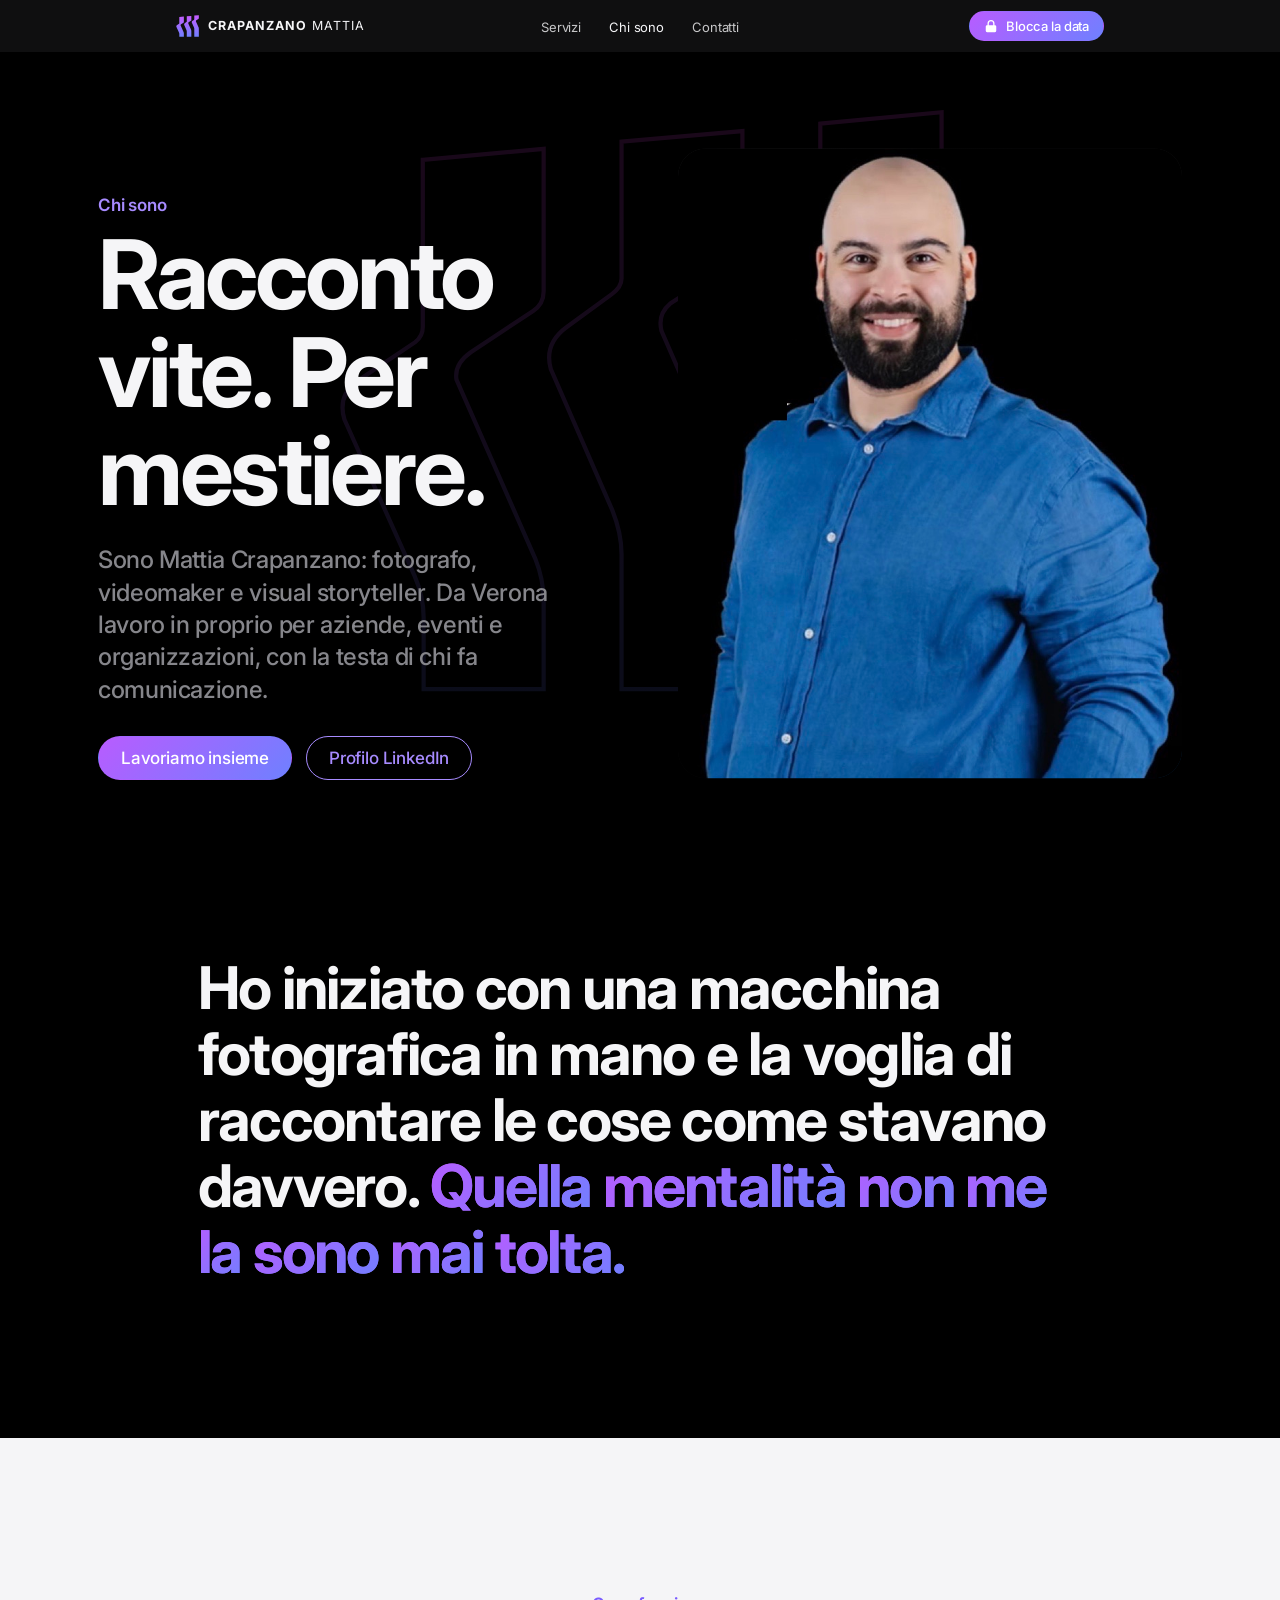
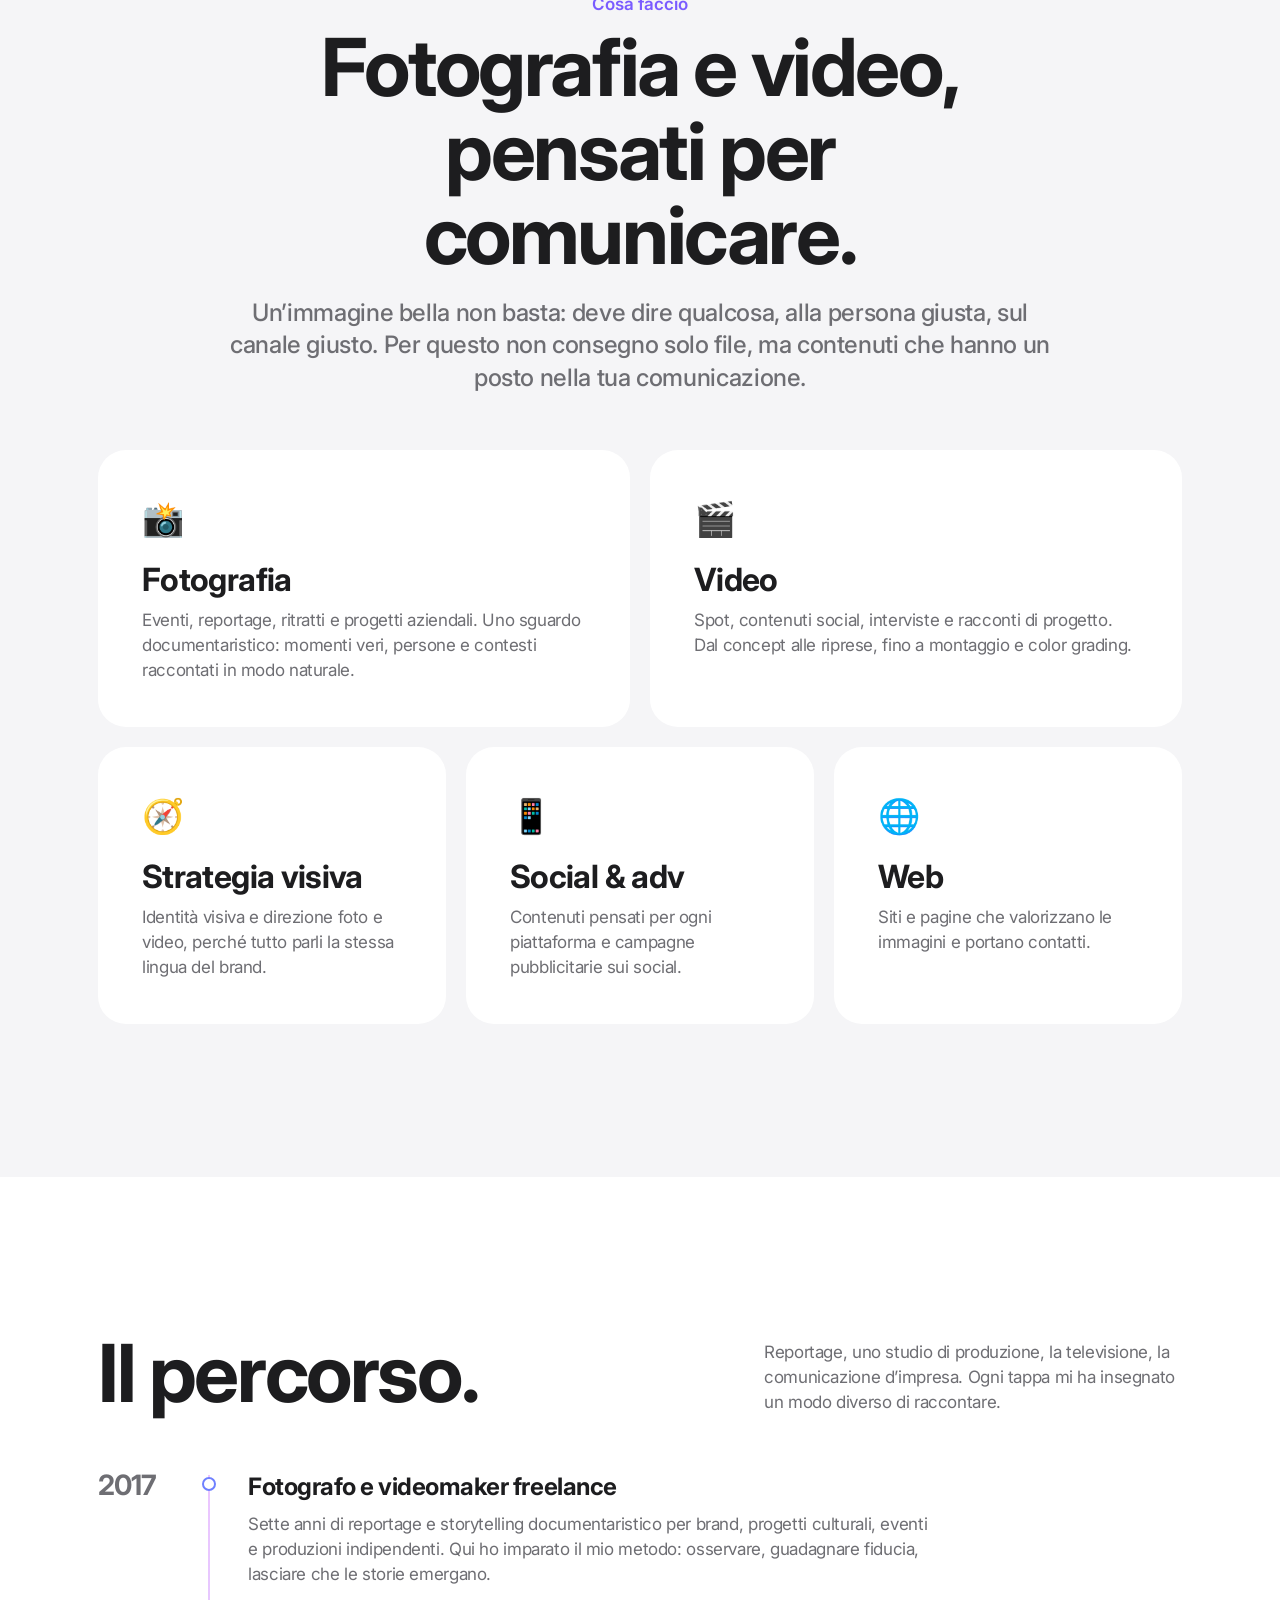
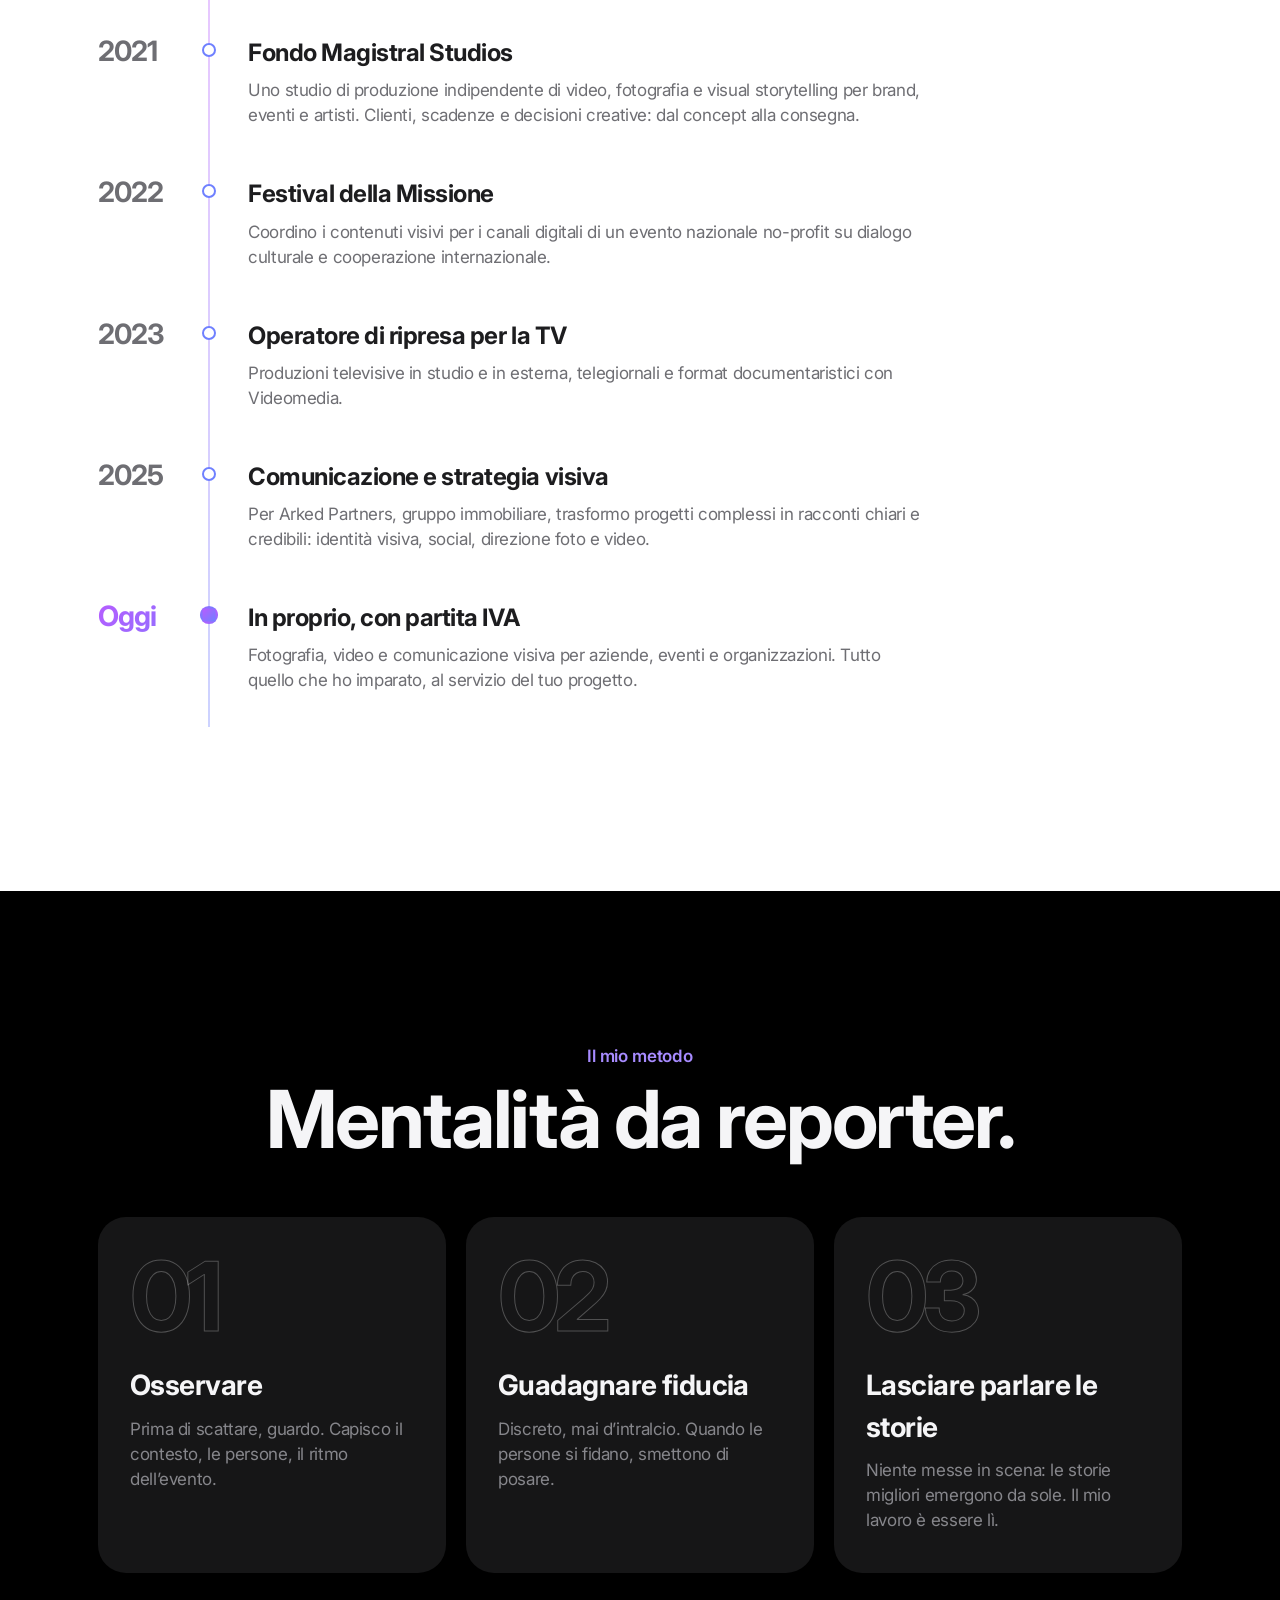
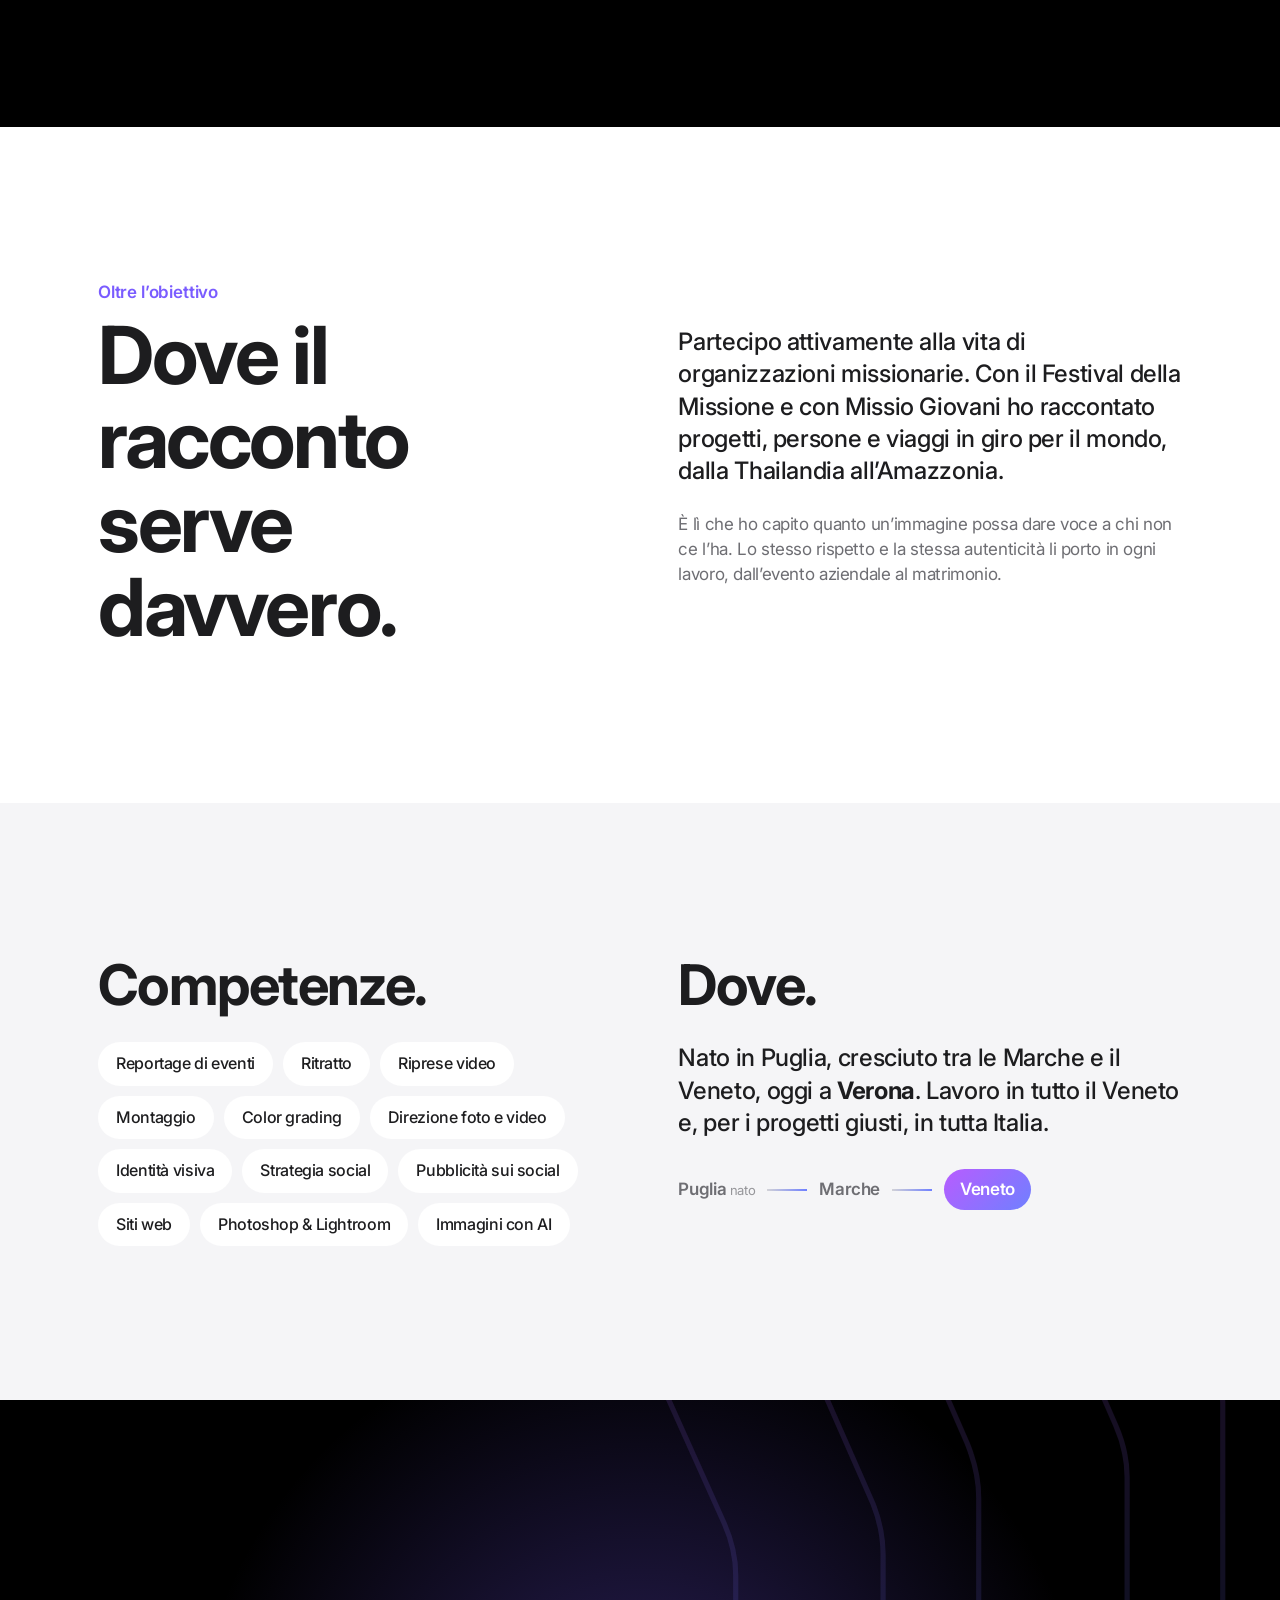
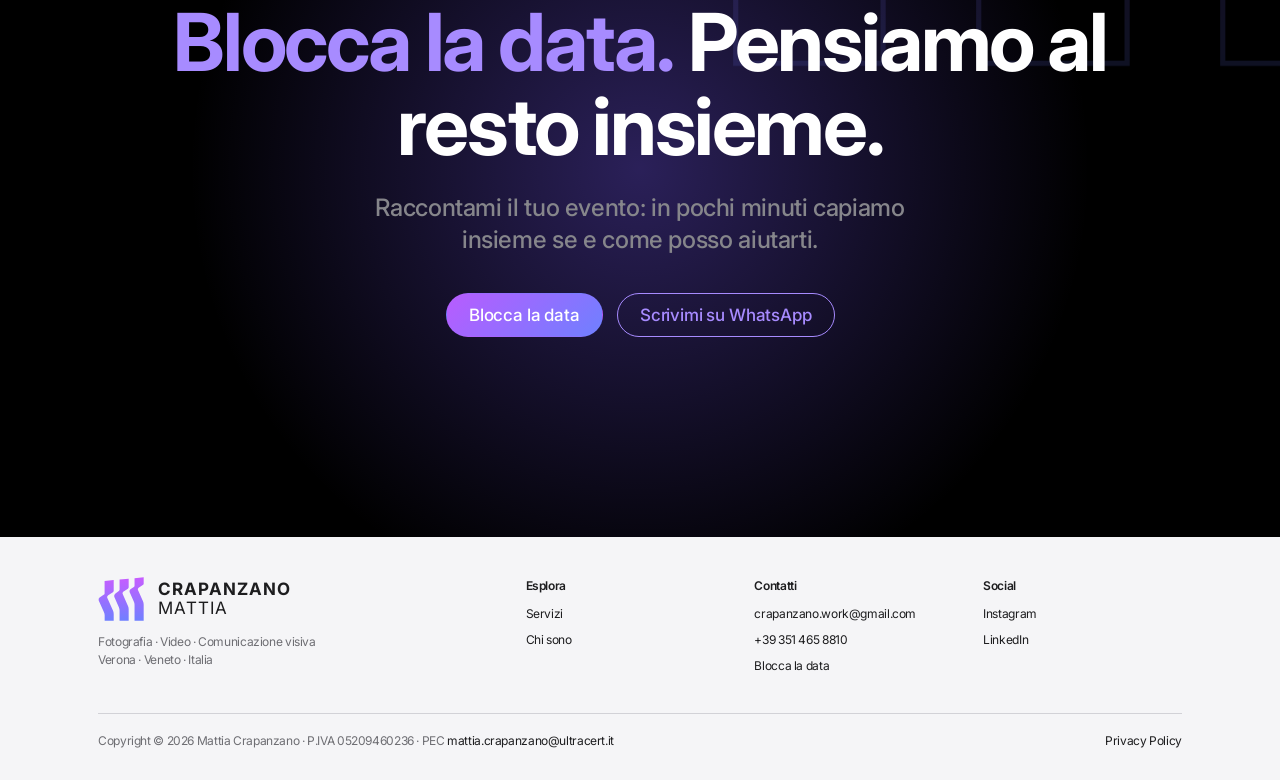
<file: chi-sono.html>
<!doctype html>
<html lang="it">
<head>
  <meta charset="utf-8">
  <meta name="viewport" content="width=device-width, initial-scale=1, viewport-fit=cover">
  <title>Chi sono — Crapanzano Mattia, fotografo per eventi</title>
  <meta name="description" content="Mattia Crapanzano, fotografo, videomaker e visual storyteller a Verona. Il percorso, il metodo e le competenze.">
  <meta name="theme-color" content="#000000">
  <link rel="icon" href="assets/img/favicon.svg" type="image/svg+xml">
  <link rel="preconnect" href="https://fonts.googleapis.com">
  <link rel="preconnect" href="https://fonts.gstatic.com" crossorigin>
  <link href="https://fonts.googleapis.com/css2?family=Inter:wght@400;500;600;700&display=swap" rel="stylesheet">
  <link rel="stylesheet" href="assets/css/style.css?v=202609300314">
</head>
<body>
<a class="skip-link" href="#contenuto">Vai al contenuto</a>

<header class="nav" id="nav">
  <nav class="nav__inner" aria-label="Principale">
    <a class="nav__logo" href="index.html" aria-label="Crapanzano Mattia, home"><img src="assets/img/logo-mark.svg" alt="" width="23" height="22"><span class="nav__word"><b>CRAPANZANO</b> MATTIA</span></a>
    <ul class="nav__links">
      <li><a href="servizi.html">Servizi</a></li>
      <li><a href="chi-sono.html" aria-current="page">Chi sono</a></li>
      <li><a href="prenota.html#contatti">Contatti</a></li>
    </ul>
    <a class="btn btn--primary btn--sm nav__cta" href="prenota.html" data-magnetic>
      <svg class="lock-ico" viewBox="0 0 16 16" aria-hidden="true"><path fill="currentColor" d="M4 7V5a4 4 0 1 1 8 0v2h.5A1.5 1.5 0 0 1 14 8.5v5a1.5 1.5 0 0 1-1.5 1.5h-9A1.5 1.5 0 0 1 2 13.5v-5A1.5 1.5 0 0 1 3.5 7H4Zm1.5 0h5V5a2.5 2.5 0 0 0-5 0v2Z"/></svg>
      Blocca la data
    </a>
    <button class="nav__burger" aria-label="Apri il menu" aria-expanded="false"><span></span><span></span></button>
  </nav>
</header>

<main id="contenuto">

  <!-- ============ HERO ============ -->
  <section class="page-hero section--dark" data-nav="dark" style="padding-bottom:0">
    <div class="deco-mark"></div>
    <div class="wrap split" style="text-align:left">
      <div>
        <p class="eyebrow eyebrow--blue reveal">Chi sono</p>
        <h1 class="h-hero reveal-words">Racconto vite. Per mestiere.</h1>
        <p class="lead reveal" data-delay="2" style="color:var(--ink-inverse-soft);margin:24px 0 0">Sono Mattia Crapanzano: fotografo, videomaker e visual storyteller. Da Verona lavoro in proprio per aziende, eventi e organizzazioni, con la testa di chi fa comunicazione.</p>
        <div class="btn-row on-dark reveal" data-delay="3" style="margin-top:30px">
          <a class="btn btn--primary" href="prenota.html" data-magnetic>Lavoriamo insieme</a>
          <a class="btn btn--ghost" href="https://www.linkedin.com/in/mattia-crapanzano/" target="_blank" rel="noopener">Profilo LinkedIn</a>
        </div>
      </div>
      <div class="split__media reveal" data-delay="1" data-parallax="0.06">
        <div class="ph ph--4"></div>
        <img src="assets/img/mattia.jpg" data-foto="chi-sono/ritratto" alt="Mattia Crapanzano al lavoro con la fotocamera">
      </div>
    </div>
  </section>

  <!-- ============ MANIFESTO ============ -->
  <section class="section section--dark" data-nav="dark">
    <div class="wrap" style="max-width:980px">
      <p class="manifesto reveal-words">Ho iniziato con una macchina fotografica in mano e la voglia di raccontare le cose come stavano davvero. <span class="hl">Quella mentalità non me la sono mai tolta.</span></p>
    </div>
  </section>

  <!-- ============ PIÙ DI UNO SCATTO ============ -->
  <section class="section section--soft" data-nav="light">
    <div class="wrap">
      <div class="center" style="max-width:820px;margin:0 auto 56px">
        <p class="eyebrow reveal" style="color:var(--blue)">Cosa faccio</p>
        <h2 class="h1 reveal-words">Fotografia e video, pensati per comunicare.</h2>
        <p class="lead muted reveal" data-delay="2" style="margin-top:20px">Un’immagine bella non basta: deve dire qualcosa, alla persona giusta, sul canale giusto. Per questo non consegno solo file, ma contenuti che hanno un posto nella tua comunicazione.</p>
      </div>
      <div class="bento">
        <div class="card card--span3 spot reveal" data-tilt="3"><span class="ico">📸</span><h3 class="h3">Fotografia</h3><p class="muted">Eventi, reportage, ritratti e progetti aziendali. Uno sguardo documentaristico: momenti veri, persone e contesti raccontati in modo naturale.</p></div>
        <div class="card card--span3 spot reveal" data-delay="1" data-tilt="3"><span class="ico">🎬</span><h3 class="h3">Video</h3><p class="muted">Spot, contenuti social, interviste e racconti di progetto. Dal concept alle riprese, fino a montaggio e color grading.</p></div>
        <div class="card card--span2 spot reveal" data-tilt="3"><span class="ico">🧭</span><h3 class="h3">Strategia visiva</h3><p class="muted">Identità visiva e direzione foto e video, perché tutto parli la stessa lingua del brand.</p></div>
        <div class="card card--span2 spot reveal" data-delay="1" data-tilt="3"><span class="ico">📱</span><h3 class="h3">Social &amp; adv</h3><p class="muted">Contenuti pensati per ogni piattaforma e campagne pubblicitarie sui social.</p></div>
        <div class="card card--span2 spot reveal" data-delay="2" data-tilt="3"><span class="ico">🌐</span><h3 class="h3">Web</h3><p class="muted">Siti e pagine che valorizzano le immagini e portano contatti.</p></div>
      </div>
    </div>
  </section>

  <!-- ============ PERCORSO ============ -->
  <section class="section" data-nav="light">
    <div class="wrap">
      <div class="rail-head" style="margin-bottom:50px">
        <h2 class="h1 reveal">Il percorso.</h2>
        <p class="muted reveal" data-delay="1" style="max-width:38ch;margin:0">Reportage, uno studio di produzione, la televisione, la comunicazione d’impresa. Ogni tappa mi ha insegnato un modo diverso di raccontare.</p>
      </div>
      <ol class="timeline">
        <li class="reveal"><span class="timeline__year">2017</span><div><h3>Fotografo e videomaker freelance</h3><p>Sette anni di reportage e storytelling documentaristico per brand, progetti culturali, eventi e produzioni indipendenti. Qui ho imparato il mio metodo: osservare, guadagnare fiducia, lasciare che le storie emergano.</p></div></li>
        <li class="reveal"><span class="timeline__year">2021</span><div><h3>Fondo Magistral Studios</h3><p>Uno studio di produzione indipendente di video, fotografia e visual storytelling per brand, eventi e artisti. Clienti, scadenze e decisioni creative: dal concept alla consegna.</p></div></li>
        <li class="reveal"><span class="timeline__year">2022</span><div><h3>Festival della Missione</h3><p>Coordino i contenuti visivi per i canali digitali di un evento nazionale no-profit su dialogo culturale e cooperazione internazionale.</p></div></li>
        <li class="reveal"><span class="timeline__year">2023</span><div><h3>Operatore di ripresa per la TV</h3><p>Produzioni televisive in studio e in esterna, telegiornali e format documentaristici con Videomedia.</p></div></li>
        <li class="reveal"><span class="timeline__year">2025</span><div><h3>Comunicazione e strategia visiva</h3><p>Per Arked Partners, gruppo immobiliare, trasformo progetti complessi in racconti chiari e credibili: identità visiva, social, direzione foto e video.</p></div></li>
        <li class="reveal is-now"><span class="timeline__year">Oggi</span><div><h3>In proprio, con partita IVA</h3><p>Fotografia, video e comunicazione visiva per aziende, eventi e organizzazioni. Tutto quello che ho imparato, al servizio del tuo progetto.</p></div></li>
      </ol>
    </div>
  </section>

  <!-- ============ METODO ============ -->
  <section class="section section--dark" data-nav="dark">
    <div class="wrap">
      <div class="center" style="margin-bottom:56px">
        <p class="eyebrow eyebrow--blue reveal">Il mio metodo</p>
        <h2 class="h1 reveal-words">Mentalità da reporter.</h2>
      </div>
      <div class="steps">
        <article class="step spot reveal" data-tilt="5"><div class="step__n">01</div><h3>Osservare</h3><p>Prima di scattare, guardo. Capisco il contesto, le persone, il ritmo dell’evento.</p></article>
        <article class="step spot reveal" data-delay="1" data-tilt="5"><div class="step__n">02</div><h3>Guadagnare fiducia</h3><p>Discreto, mai d’intralcio. Quando le persone si fidano, smettono di posare.</p></article>
        <article class="step spot reveal" data-delay="2" data-tilt="5"><div class="step__n">03</div><h3>Lasciare parlare le storie</h3><p>Niente messe in scena: le storie migliori emergono da sole. Il mio lavoro è essere lì.</p></article>
      </div>
    </div>
  </section>

  <!-- ============ OLTRE L'OBIETTIVO ============ -->
  <section class="section" data-nav="light">
    <div class="wrap split">
      <div>
        <p class="eyebrow reveal" style="color:var(--blue)">Oltre l’obiettivo</p>
        <h2 class="h1 reveal-words">Dove il racconto serve davvero.</h2>
      </div>
      <div class="reveal" data-delay="1">
        <p class="lead" style="margin-top:0">Partecipo attivamente alla vita di organizzazioni missionarie. Con il Festival della Missione e con Missio Giovani ho raccontato progetti, persone e viaggi in giro per il mondo, dalla Thailandia all’Amazzonia.</p>
        <p class="muted">È lì che ho capito quanto un’immagine possa dare voce a chi non ce l’ha. Lo stesso rispetto e la stessa autenticità li porto in ogni lavoro, dall’evento aziendale al matrimonio.</p>
      </div>
    </div>
  </section>

  <!-- ============ COMPETENZE + DOVE ============ -->
  <section class="section section--soft" data-nav="light">
    <div class="wrap split" style="align-items:start">
      <div>
        <h2 class="h2 reveal" style="margin-bottom:26px">Competenze.</h2>
        <ul class="skills reveal" data-delay="1">
          <li>Reportage di eventi</li><li>Ritratto</li><li>Riprese video</li><li>Montaggio</li><li>Color grading</li><li>Direzione foto e video</li><li>Identità visiva</li><li>Strategia social</li><li>Pubblicità sui social</li><li>Siti web</li><li>Photoshop &amp; Lightroom</li><li>Immagini con AI</li>
        </ul>
      </div>
      <div>
        <h2 class="h2 reveal" style="margin-bottom:26px">Dove.</h2>
        <p class="lead reveal" data-delay="1" style="margin:0">Nato in Puglia, cresciuto tra le Marche e il Veneto, oggi a <b>Verona</b>. Lavoro in tutto il Veneto e, per i progetti giusti, in tutta Italia.</p>
        <div class="places reveal" data-delay="2"><span>Puglia <small>nato</small></span><i></i><span>Marche</span><i></i><span class="is-now">Veneto</span></div>
      </div>
    </div>
  </section>

  <section class="final-cta" data-nav="dark">
    <div class="deco-mark" data-parallax="0.08"></div>
    <div class="wrap">
      <h2 class="h1 reveal-words"><span class="text-blue">Blocca la data.</span> Pensiamo al resto insieme.</h2>
      <p class="lead reveal" data-delay="2" style="color:var(--ink-inverse-soft);max-width:36ch;margin:24px auto 36px">Raccontami il tuo evento: in pochi minuti capiamo insieme se e come posso aiutarti.</p>
      <div class="btn-row reveal on-dark" data-delay="3" style="justify-content:center">
        <a class="btn btn--primary" href="prenota.html" data-magnetic>Blocca la data</a>
        <a class="btn btn--ghost" href="https://wa.me/393514658810" target="_blank" rel="noopener">Scrivimi su WhatsApp</a>
      </div>
    </div>
  </section>
</main>

<footer class="footer" data-nav="light">
  <div class="wrap">
    <div class="footer__top">
      <div><div class="footer__brand"><img src="assets/img/logo-mark.svg" alt="" width="46" height="44"><span><b>CRAPANZANO</b><br>MATTIA</span></div><p>Fotografia · Video · Comunicazione visiva<br>Verona · Veneto · Italia</p></div>
      <div><h4>Esplora</h4><ul><li><a href="servizi.html">Servizi</a></li><li><a href="chi-sono.html">Chi sono</a></li></ul></div>
      <div><h4>Contatti</h4><ul><li><a href="mailto:crapanzano.work@gmail.com">crapanzano.work@gmail.com</a></li><li><a href="tel:+393514658810">+39 351 465 8810</a></li><li><a href="prenota.html">Blocca la data</a></li></ul></div>
      <div><h4>Social</h4><ul><li><a href="https://www.instagram.com/crapanzano.work/" target="_blank" rel="noopener">Instagram</a></li><li><a href="https://www.linkedin.com/in/mattia-crapanzano/" target="_blank" rel="noopener">LinkedIn</a></li></ul></div>
    </div>
    <div class="footer__bottom"><span>Copyright © <span data-year></span> Mattia Crapanzano · P.IVA 05209460236 · PEC <a href="mailto:mattia.crapanzano@ultracert.it">mattia.crapanzano@ultracert.it</a></span><a href="privacy.html">Privacy Policy</a></div>
  </div>
</footer>

<script src="assets/js/main.js?v=202609300314" defer></script>
</body>
</html>
</file>
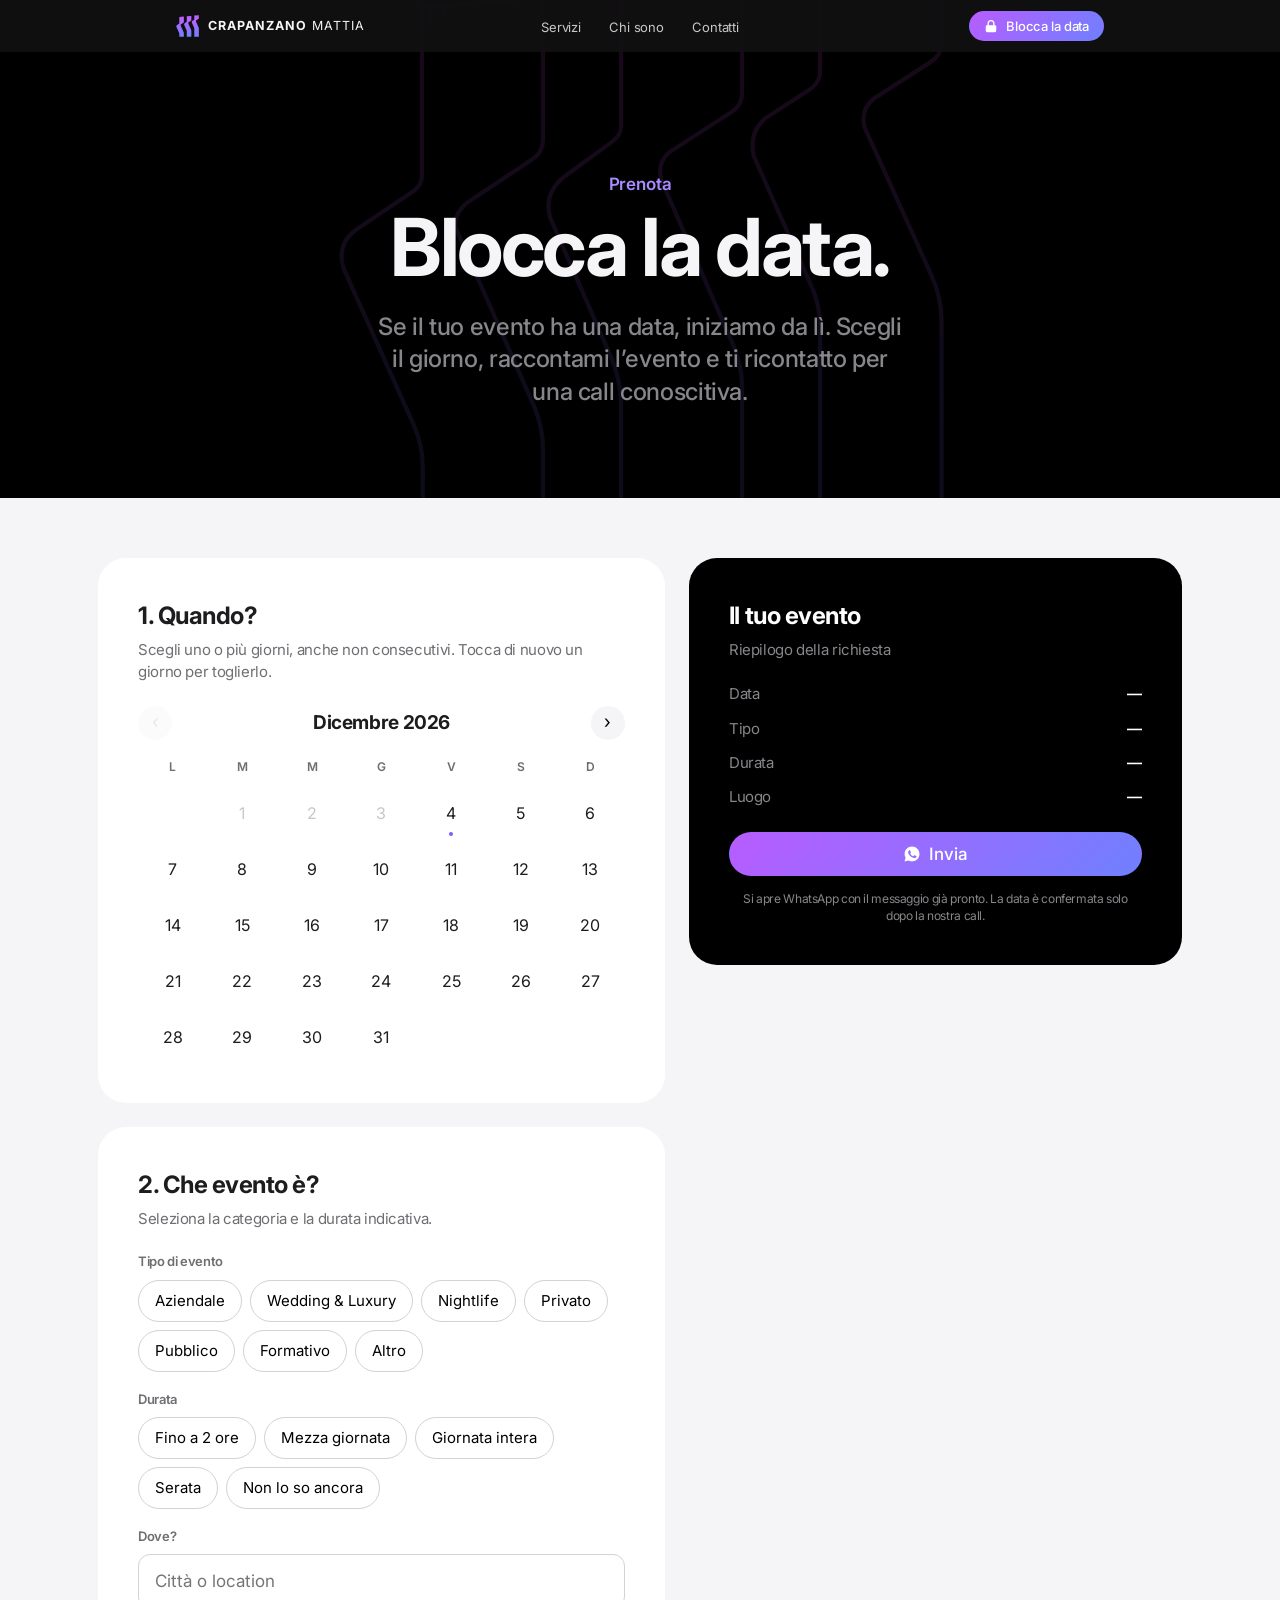
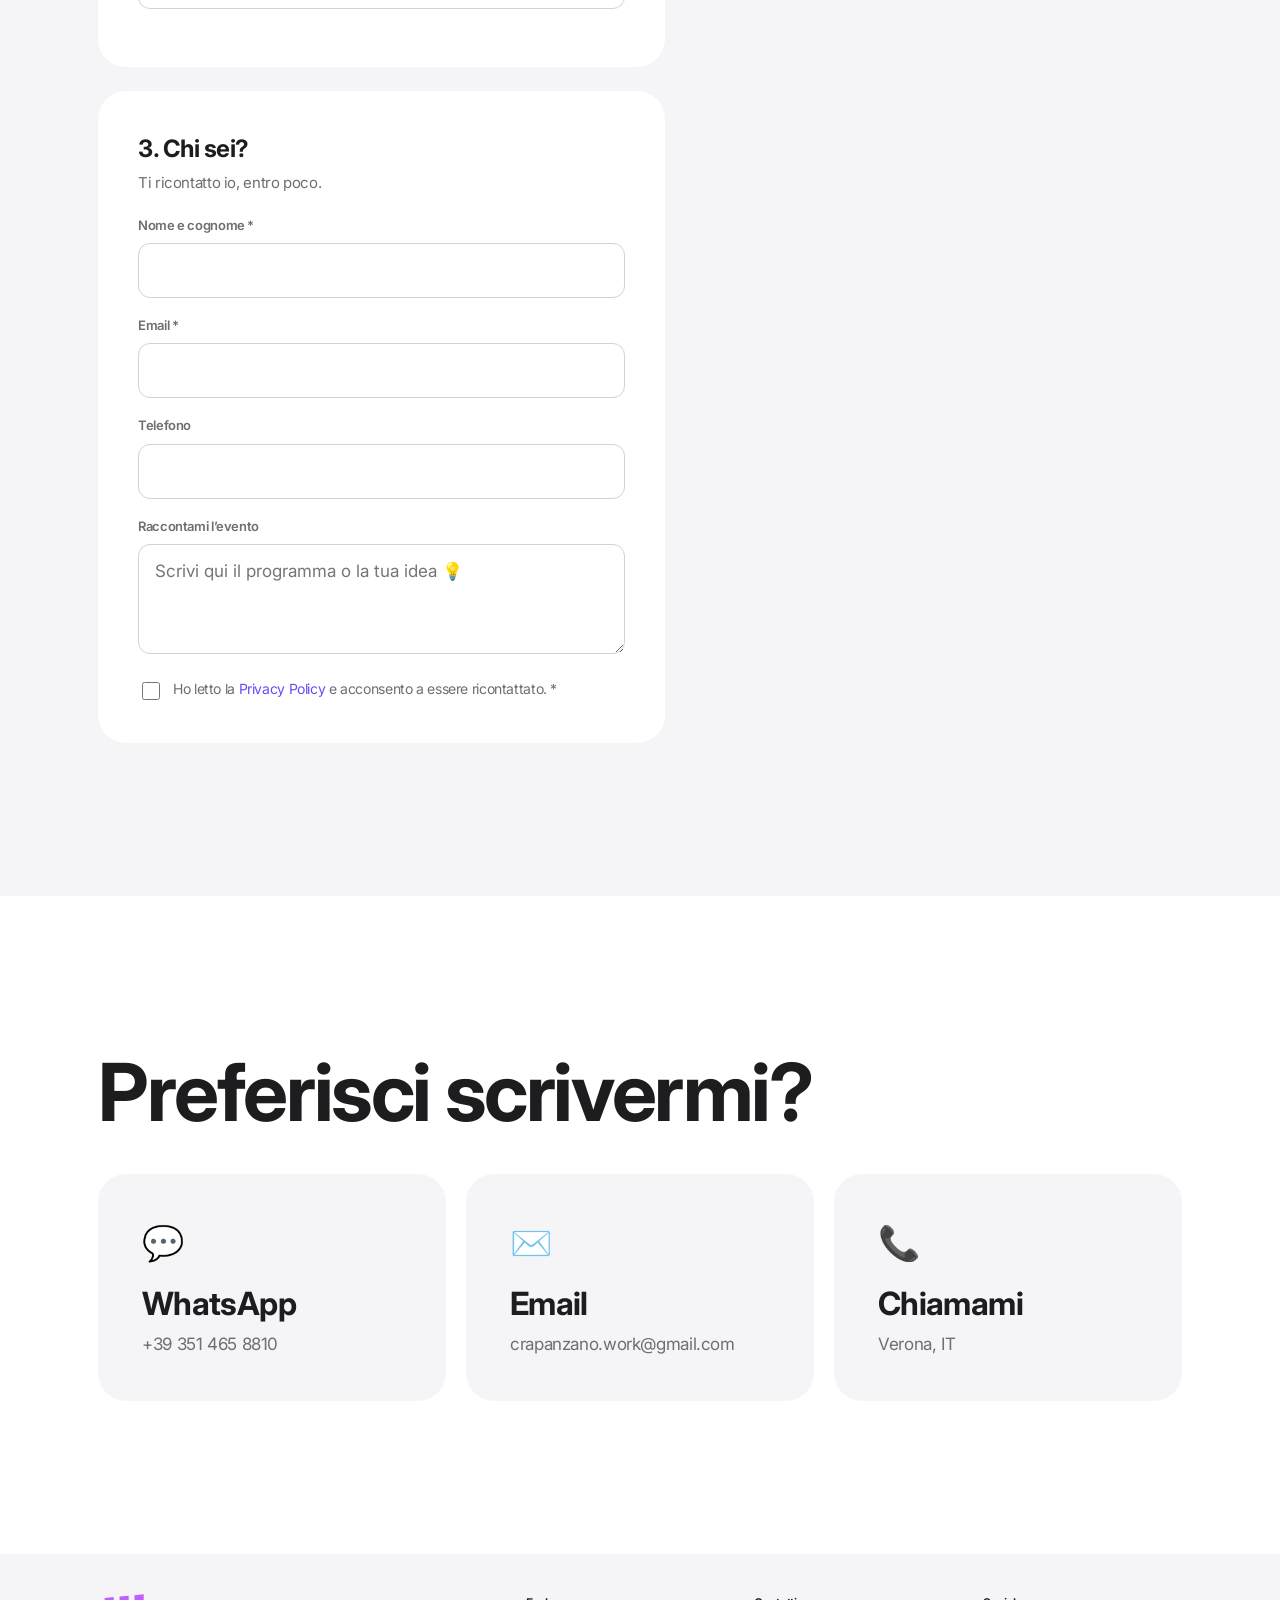
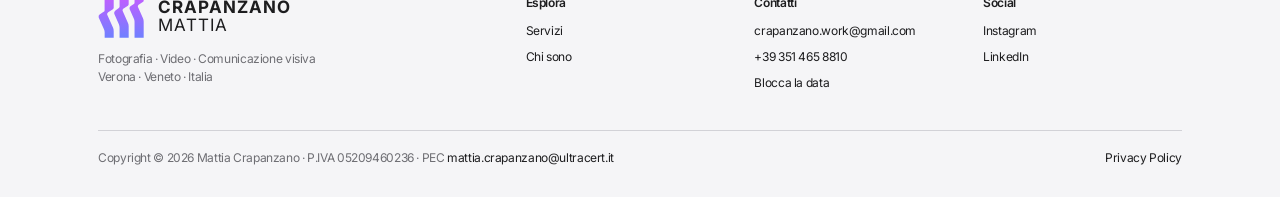
<file: prenota.html>
<!doctype html>
<html lang="it">
<head>
  <meta charset="utf-8">
  <meta name="viewport" content="width=device-width, initial-scale=1, viewport-fit=cover">
  <title>Blocca la data — Crapanzano Mattia, fotografo per eventi</title>
  <meta name="description" content="Scegli la data del tuo evento e raccontami cosa hai in mente. Ti rispondo al più presto.">
  <meta name="theme-color" content="#000000">
  <link rel="icon" href="assets/img/favicon.svg" type="image/svg+xml">
  <link rel="preconnect" href="https://fonts.googleapis.com">
  <link rel="preconnect" href="https://fonts.gstatic.com" crossorigin>
  <link href="https://fonts.googleapis.com/css2?family=Inter:wght@400;500;600;700&display=swap" rel="stylesheet">
  <link rel="stylesheet" href="assets/css/style.css?v=202609300314">
</head>
<body>
<a class="skip-link" href="#contenuto">Vai al contenuto</a>

<header class="nav" id="nav">
  <nav class="nav__inner" aria-label="Principale">
    <a class="nav__logo" href="index.html" aria-label="Crapanzano Mattia, home"><img src="assets/img/logo-mark.svg" alt="" width="23" height="22"><span class="nav__word"><b>CRAPANZANO</b> MATTIA</span></a>
    <ul class="nav__links">
      <li><a href="servizi.html">Servizi</a></li>
      <li><a href="chi-sono.html">Chi sono</a></li>
      <li><a href="prenota.html#contatti">Contatti</a></li>
    </ul>
    <a class="btn btn--primary btn--sm nav__cta" href="prenota.html" data-magnetic>
      <svg class="lock-ico" viewBox="0 0 16 16" aria-hidden="true"><path fill="currentColor" d="M4 7V5a4 4 0 1 1 8 0v2h.5A1.5 1.5 0 0 1 14 8.5v5a1.5 1.5 0 0 1-1.5 1.5h-9A1.5 1.5 0 0 1 2 13.5v-5A1.5 1.5 0 0 1 3.5 7H4Zm1.5 0h5V5a2.5 2.5 0 0 0-5 0v2Z"/></svg>
      Blocca la data
    </a>
    <button class="nav__burger" aria-label="Apri il menu" aria-expanded="false"><span></span><span></span></button>
  </nav>
</header>

<main id="contenuto">

  <section class="page-hero section--dark" data-nav="dark">
    <div class="deco-mark"></div>
    <div class="wrap">
      <p class="eyebrow eyebrow--blue reveal">Prenota</p>
      <h1 class="h1 reveal-words">Blocca la data.</h1>
      <p class="lead reveal" data-delay="2">Se il tuo evento ha una data, iniziamo da lì. Scegli il giorno, raccontami l’evento e ti ricontatto per una call conoscitiva.</p>
    </div>
  </section>

  <section class="section section--soft" data-nav="light" style="padding-top:60px">
    <div class="wrap">
      <form class="booking" id="booking" novalidate>
        <div style="display:grid;gap:24px">
          <div class="panel reveal">
            <h3>1. Quando?</h3>
            <p class="muted">Scegli uno o più giorni, anche non consecutivi. Tocca di nuovo un giorno per toglierlo.</p>
            <div class="cal" id="cal">
              <div class="cal__head"><button type="button" data-cal="-1" aria-label="Mese precedente">‹</button><strong id="calTitle"></strong><button type="button" data-cal="1" aria-label="Mese successivo">›</button></div>
              <div class="cal__grid" id="calGrid"></div>
              <button type="button" class="cal__clear" id="calClear" hidden>Deseleziona tutto</button>
            </div>
          </div>
          <div class="panel reveal">
            <h3>2. Che evento è?</h3>
            <p class="muted">Seleziona la categoria e la durata indicativa.</p>
            <div class="field"><span class="label">Tipo di evento</span>
              <div class="chips" data-group="tipo">
                <button type="button" class="chip" data-v="aziendali">Aziendale</button>
                <button type="button" class="chip" data-v="wedding">Wedding &amp; Luxury</button>
                <button type="button" class="chip" data-v="nightlife">Nightlife</button>
                <button type="button" class="chip" data-v="privati">Privato</button>
                <button type="button" class="chip" data-v="pubblici">Pubblico</button>
                <button type="button" class="chip" data-v="formativi">Formativo</button>
                <button type="button" class="chip" data-v="altro">Altro</button>
              </div>
            </div>
            <div class="field"><span class="label">Durata</span>
              <div class="chips" data-group="durata">
                <button type="button" class="chip" data-v="Fino a 2 ore">Fino a 2 ore</button>
                <button type="button" class="chip" data-v="Mezza giornata">Mezza giornata</button>
                <button type="button" class="chip" data-v="Giornata intera">Giornata intera</button>
                <button type="button" class="chip" data-v="Serata">Serata</button>
                <button type="button" class="chip" data-v="Da definire">Non lo so ancora</button>
              </div>
            </div>
            <div class="field"><label for="luogo">Dove?</label><input class="input" id="luogo" name="luogo" placeholder="Città o location" autocomplete="off"></div>
          </div>
          <div class="panel reveal">
            <h3>3. Chi sei?</h3>
            <p class="muted">Ti ricontatto io, entro poco.</p>
            <div class="field"><label for="nome">Nome e cognome *</label><input class="input" id="nome" name="nome" autocomplete="name" required></div>
            <div class="field"><label for="email">Email *</label><input class="input" id="email" name="email" type="email" autocomplete="email" required></div>
            <div class="field"><label for="tel">Telefono</label><input class="input" id="tel" name="tel" type="tel" autocomplete="tel"></div>
            <div class="field"><label for="msg">Raccontami l’evento</label><textarea class="input" id="msg" name="msg" placeholder="Scrivi qui il programma o la tua idea 💡"></textarea></div>
            <label class="consent"><input type="checkbox" id="privacy" required> <span>Ho letto la <a href="privacy.html">Privacy Policy</a> e acconsento a essere ricontattato. *</span></label>
          </div>
        </div>

        <aside class="panel summary reveal" data-delay="1" aria-live="polite">
          <h3>Il tuo evento</h3>
          <p class="muted" style="color:var(--ink-inverse-soft)">Riepilogo della richiesta</p>
          <dl>
            <dt id="sDateLabel">Data</dt><dd id="sDate" class="dates">—</dd>
            <dt>Tipo</dt><dd id="sTipo">—</dd>
            <dt>Durata</dt><dd id="sDurata">—</dd>
            <dt>Luogo</dt><dd id="sLuogo">—</dd>
          </dl>
          <button type="submit" class="btn btn--primary" data-magnetic>
            <svg width="18" height="18" viewBox="0 0 24 24" aria-hidden="true"><path fill="currentColor" d="M12.04 2C6.58 2 2.13 6.45 2.13 11.91c0 1.75.46 3.45 1.32 4.95L2.05 22l5.25-1.38c1.45.79 3.08 1.21 4.74 1.21 5.46 0 9.91-4.45 9.91-9.91S17.5 2 12.04 2Zm5.8 14.02c-.24.68-1.41 1.3-1.95 1.35-.5.05-.97.23-3.27-.68-2.77-1.09-4.52-3.92-4.66-4.1-.13-.18-1.11-1.48-1.11-2.82s.71-2 .96-2.27c.25-.27.54-.34.72-.34h.52c.17 0 .39-.06.61.46.24.55.8 1.9.87 2.04.07.14.11.3.02.48-.09.18-.14.3-.27.46-.14.16-.29.36-.41.48-.14.14-.28.29-.12.56.16.27.71 1.17 1.52 1.9 1.05.93 1.93 1.22 2.2 1.36.27.14.43.11.59-.07.16-.18.68-.79.86-1.07.18-.27.36-.23.61-.14.25.09 1.59.75 1.86.89.27.14.45.2.52.32.07.11.07.66-.17 1.34Z"/></svg>
            Invia
          </button>
          <small id="formMsg">Si apre WhatsApp con il messaggio già pronto. La data è confermata solo dopo la nostra call.</small>
        </aside>
      </form>
    </div>
  </section>

  <section class="section" id="contatti" data-nav="light">
    <div class="wrap">
      <h2 class="h1 reveal" style="margin-bottom:40px">Preferisci scrivermi?</h2>
      <div class="bento">
        <a class="card card--span2 spot reveal" data-tilt="4" href="https://wa.me/393514658810" target="_blank" rel="noopener" style="background:var(--bg-soft);color:inherit;text-decoration:none"><span class="ico">💬</span><h3 class="h3">WhatsApp</h3><p class="muted">+39 351 465 8810</p></a>
        <a class="card card--span2 spot reveal" data-delay="1" data-tilt="4" href="mailto:crapanzano.work@gmail.com" style="background:var(--bg-soft);color:inherit;text-decoration:none"><span class="ico">✉️</span><h3 class="h3">Email</h3><p class="muted">crapanzano.work@gmail.com</p></a>
        <a class="card card--span2 spot reveal" data-delay="2" data-tilt="4" href="tel:+393514658810" style="background:var(--bg-soft);color:inherit;text-decoration:none"><span class="ico">📞</span><h3 class="h3">Chiamami</h3><p class="muted">Verona, IT</p></a>
      </div>
    </div>
  </section>
</main>

<footer class="footer" data-nav="light">
  <div class="wrap">
    <div class="footer__top">
      <div><div class="footer__brand"><img src="assets/img/logo-mark.svg" alt="" width="46" height="44"><span><b>CRAPANZANO</b><br>MATTIA</span></div><p>Fotografia · Video · Comunicazione visiva<br>Verona · Veneto · Italia</p></div>
      <div><h4>Esplora</h4><ul><li><a href="servizi.html">Servizi</a></li><li><a href="chi-sono.html">Chi sono</a></li></ul></div>
      <div><h4>Contatti</h4><ul><li><a href="mailto:crapanzano.work@gmail.com">crapanzano.work@gmail.com</a></li><li><a href="tel:+393514658810">+39 351 465 8810</a></li><li><a href="prenota.html">Blocca la data</a></li></ul></div>
      <div><h4>Social</h4><ul><li><a href="https://www.instagram.com/crapanzano.work/" target="_blank" rel="noopener">Instagram</a></li><li><a href="https://www.linkedin.com/in/mattia-crapanzano/" target="_blank" rel="noopener">LinkedIn</a></li></ul></div>
    </div>
    <div class="footer__bottom"><span>Copyright © <span data-year></span> Mattia Crapanzano · P.IVA 05209460236 · PEC <a href="mailto:mattia.crapanzano@ultracert.it">mattia.crapanzano@ultracert.it</a></span><a href="privacy.html">Privacy Policy</a></div>
  </div>
</footer>

<script src="assets/js/main.js?v=202609300314" defer></script>
<script src="assets/js/prenota.js?v=202609300314" defer></script>
</body>
</html>
</file>
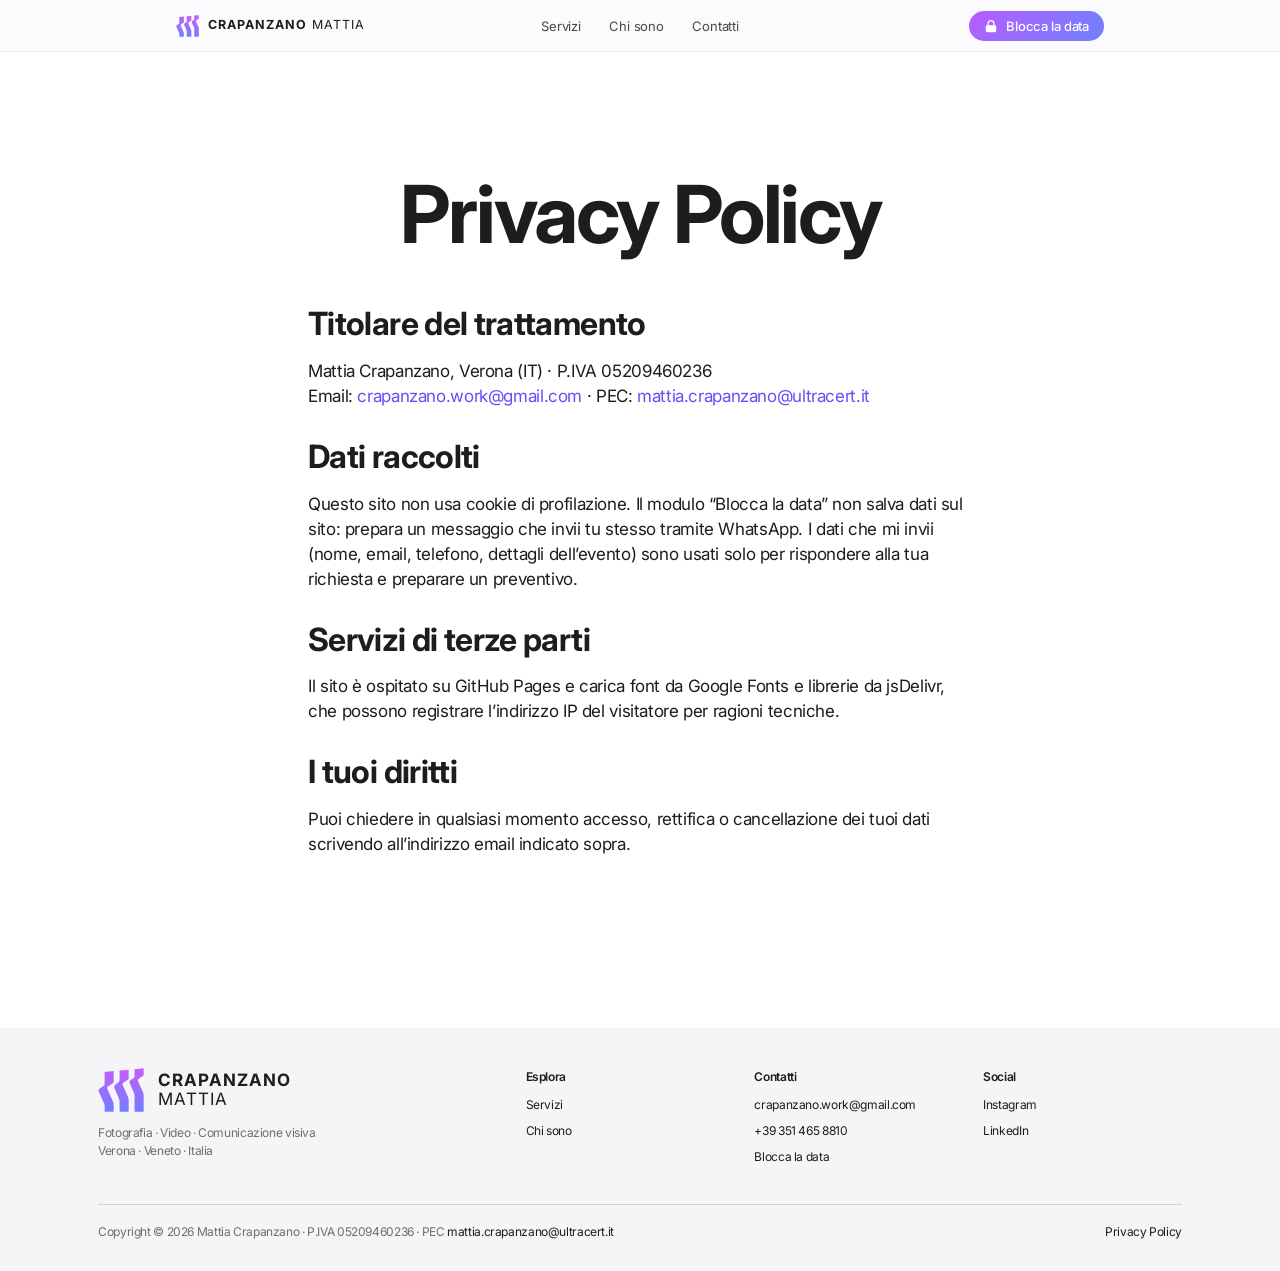
<file: privacy.html>
<!doctype html>
<html lang="it">
<head>
  <meta charset="utf-8">
  <meta name="viewport" content="width=device-width, initial-scale=1, viewport-fit=cover">
  <title>Privacy Policy — Crapanzano Mattia</title>
  <meta name="description" content="Informativa sul trattamento dei dati personali.">
  <meta name="theme-color" content="#000000">
  <link rel="icon" href="assets/img/favicon.svg" type="image/svg+xml">
  <link rel="preconnect" href="https://fonts.googleapis.com">
  <link rel="preconnect" href="https://fonts.gstatic.com" crossorigin>
  <link href="https://fonts.googleapis.com/css2?family=Inter:wght@400;500;600;700&display=swap" rel="stylesheet">
  <link rel="stylesheet" href="assets/css/style.css?v=202609300314">
</head>
<body>
<a class="skip-link" href="#contenuto">Vai al contenuto</a>

<header class="nav" id="nav">
  <nav class="nav__inner" aria-label="Principale">
    <a class="nav__logo" href="index.html" aria-label="Crapanzano Mattia, home"><img src="assets/img/logo-mark.svg" alt="" width="23" height="22"><span class="nav__word"><b>CRAPANZANO</b> MATTIA</span></a>
    <ul class="nav__links">
      <li><a href="servizi.html">Servizi</a></li>
      <li><a href="chi-sono.html">Chi sono</a></li>
      <li><a href="prenota.html#contatti">Contatti</a></li>
    </ul>
    <a class="btn btn--primary btn--sm nav__cta" href="prenota.html" data-magnetic>
      <svg class="lock-ico" viewBox="0 0 16 16" aria-hidden="true"><path fill="currentColor" d="M4 7V5a4 4 0 1 1 8 0v2h.5A1.5 1.5 0 0 1 14 8.5v5a1.5 1.5 0 0 1-1.5 1.5h-9A1.5 1.5 0 0 1 2 13.5v-5A1.5 1.5 0 0 1 3.5 7H4Zm1.5 0h5V5a2.5 2.5 0 0 0-5 0v2Z"/></svg>
      Blocca la data
    </a>
    <button class="nav__burger" aria-label="Apri il menu" aria-expanded="false"><span></span><span></span></button>
  </nav>
</header>

<main id="contenuto">

  <section class="page-hero" data-nav="light" style="padding-bottom:30px">
    <div class="wrap"><h1 class="h1">Privacy Policy</h1></div>
  </section>
  <section class="section" data-nav="light" style="padding-top:20px">
    <div class="wrap" style="max-width:760px">
      <h2 class="h3" style="margin-top:0">Titolare del trattamento</h2>
      <p>Mattia Crapanzano, Verona (IT) · P.IVA 05209460236<br>Email: <a href="mailto:crapanzano.work@gmail.com">crapanzano.work@gmail.com</a> · PEC: <a href="mailto:mattia.crapanzano@ultracert.it">mattia.crapanzano@ultracert.it</a></p>
      <h2 class="h3" style="margin-top:30px">Dati raccolti</h2>
      <p>Questo sito non usa cookie di profilazione. Il modulo “Blocca la data” non salva dati sul sito: prepara un messaggio che invii tu stesso tramite WhatsApp. I dati che mi invii (nome, email, telefono, dettagli dell’evento) sono usati solo per rispondere alla tua richiesta e preparare un preventivo.</p>
      <h2 class="h3" style="margin-top:30px">Servizi di terze parti</h2>
      <p>Il sito è ospitato su GitHub Pages e carica font da Google Fonts e librerie da jsDelivr, che possono registrare l’indirizzo IP del visitatore per ragioni tecniche.</p>
      <h2 class="h3" style="margin-top:30px">I tuoi diritti</h2>
      <p>Puoi chiedere in qualsiasi momento accesso, rettifica o cancellazione dei tuoi dati scrivendo all’indirizzo email indicato sopra.</p>
    </div>
  </section>
</main>

<footer class="footer" data-nav="light">
  <div class="wrap">
    <div class="footer__top">
      <div><div class="footer__brand"><img src="assets/img/logo-mark.svg" alt="" width="46" height="44"><span><b>CRAPANZANO</b><br>MATTIA</span></div><p>Fotografia · Video · Comunicazione visiva<br>Verona · Veneto · Italia</p></div>
      <div><h4>Esplora</h4><ul><li><a href="servizi.html">Servizi</a></li><li><a href="chi-sono.html">Chi sono</a></li></ul></div>
      <div><h4>Contatti</h4><ul><li><a href="mailto:crapanzano.work@gmail.com">crapanzano.work@gmail.com</a></li><li><a href="tel:+393514658810">+39 351 465 8810</a></li><li><a href="prenota.html">Blocca la data</a></li></ul></div>
      <div><h4>Social</h4><ul><li><a href="https://www.instagram.com/crapanzano.work/" target="_blank" rel="noopener">Instagram</a></li><li><a href="https://www.linkedin.com/in/mattia-crapanzano/" target="_blank" rel="noopener">LinkedIn</a></li></ul></div>
    </div>
    <div class="footer__bottom"><span>Copyright © <span data-year></span> Mattia Crapanzano · P.IVA 05209460236 · PEC <a href="mailto:mattia.crapanzano@ultracert.it">mattia.crapanzano@ultracert.it</a></span><a href="privacy.html">Privacy Policy</a></div>
  </div>
</footer>

<script src="assets/js/main.js?v=202609300314" defer></script>
</body>
</html>
</file>
<file: assets/css/style.css>
/* ==========================================================================
   /Mattia. — Fotografia. Eventi. Reportage.
   Stile ispirato ad Apple: tipografia grande, superfici pulite, tanto spazio.
   ========================================================================== */

:root {
  --bg: #ffffff;
  --bg-soft: #f5f5f7;
  --bg-dark: #000000;
  --bg-dark-soft: #161617;
  --ink: #1d1d1f;
  --ink-soft: #6e6e73;
  --ink-inverse: #f5f5f7;
  --ink-inverse-soft: #86868b;
  --line: #d2d2d7;
  /* colori del logo: viola → blu */
  --brand-1: #c85cff;
  --brand-2: #6f80ff;
  --brand-grad: linear-gradient(135deg, #b85cff 0%, #6f80ff 100%);
  --blue: #7a5cff;
  --blue-hover: #6a4cf5;
  --blue-link: #6a4cf5;
  --blue-bright: #a78bff;
  --accent-red: #ff453a;
  --radius: 28px;
  --radius-sm: 18px;
  --nav-h: 52px;
  --gutter: clamp(16px, 4vw, 48px);
  --maxw: 1180px;
  --ease: cubic-bezier(.22, .61, .36, 1);
  --ease-out: cubic-bezier(.16, 1, .3, 1);
  --font: "SF Pro Display", "SF Pro Text", -apple-system, BlinkMacSystemFont, "Inter", "Helvetica Neue", Arial, sans-serif;
}

*, *::before, *::after { box-sizing: border-box; }
html { -webkit-text-size-adjust: 100%; scroll-behavior: smooth; }
body {
  margin: 0;
  font-family: var(--font);
  font-size: 17px;
  line-height: 1.47;
  letter-spacing: -0.022em;
  color: var(--ink);
  background: var(--bg);
  -webkit-font-smoothing: antialiased;
  overflow-x: hidden;
}
img, video, canvas, svg { display: block; max-width: 100%; }
a { color: var(--blue-link); text-decoration: none; }
a:hover { text-decoration: underline; }
button { font: inherit; cursor: pointer; }
::selection { background: var(--blue); color: #fff; }

.skip-link { position: absolute; left: -999px; top: 8px; background: #fff; padding: 8px 14px; border-radius: 8px; z-index: 999; }
.skip-link:focus { left: 8px; }

/* ---------- Layout ---------- */
.wrap { width: 100%; max-width: var(--maxw); margin: 0 auto; padding: 0 var(--gutter); }
.section { padding: clamp(80px, 12vw, 160px) 0; position: relative; }
.section--soft { background: var(--bg-soft); }
.section--dark { background: var(--bg-dark); color: var(--ink-inverse); }
.section--dark .muted { color: var(--ink-inverse-soft); }
.center { text-align: center; }
.muted { color: var(--ink-soft); }

/* ---------- Typography ---------- */
.eyebrow { font-size: 17px; font-weight: 600; letter-spacing: -0.01em; margin: 0 0 8px; }
.eyebrow--red { color: var(--accent-red); }
.eyebrow--blue { color: var(--blue-bright); }
.h-hero { font-size: clamp(48px, 9vw, 96px); line-height: 1.02; font-weight: 700; letter-spacing: -0.035em; margin: 0; }
.h1 { font-size: clamp(40px, 6.4vw, 80px); line-height: 1.05; font-weight: 700; letter-spacing: -0.03em; margin: 0; }
.h2 { font-size: clamp(32px, 4.8vw, 56px); line-height: 1.07; font-weight: 700; letter-spacing: -0.028em; margin: 0; }
.h3 { font-size: clamp(24px, 3vw, 32px); line-height: 1.12; font-weight: 700; letter-spacing: -0.02em; margin: 0; }
.lead { font-size: clamp(19px, 2.2vw, 24px); line-height: 1.35; font-weight: 500; letter-spacing: -0.015em; }
.gradient-text {
  background: linear-gradient(90deg, #ff4dff 0%, #c85cff 45%, #6f80ff 100%);
  -webkit-background-clip: text; background-clip: text; color: transparent;
}
.text-blue { color: var(--blue-bright); }
.text-red { color: var(--accent-red); }

/* ---------- Buttons ---------- */
.btn {
  display: inline-flex; align-items: center; justify-content: center; gap: 8px;
  min-height: 44px; padding: 12px 22px; border-radius: 980px;
  font-size: 17px; font-weight: 500; letter-spacing: -0.01em; line-height: 1;
  border: 1px solid transparent; text-decoration: none !important;
  transition: background .25s var(--ease), color .25s var(--ease), transform .3s var(--ease-out), box-shadow .3s var(--ease);
  will-change: transform;
}
.btn--primary { background: var(--brand-grad); color: #fff; }
.btn--primary:hover { background: var(--brand-grad); filter: brightness(1.08); box-shadow: 0 10px 30px -10px rgba(140,92,255,.8); }
.btn--ghost { background: transparent; color: var(--blue-link); border-color: var(--blue-link); }
.btn--ghost:hover { background: var(--blue-link); color: #fff; }
.section--dark .btn--ghost, .on-dark .btn--ghost { color: var(--blue-bright); border-color: var(--blue-bright); }
.section--dark .btn--ghost:hover, .on-dark .btn--ghost:hover { background: var(--blue-bright); color: #000; }
.btn--white { background: #fff; color: #000; }
.btn--white:hover { background: #e8e8ed; }
.btn--sm { min-height: 30px; padding: 7px 14px; font-size: 13px; }
.btn-row { display: flex; flex-wrap: wrap; gap: 14px; align-items: center; }
.center .btn-row { justify-content: center; }
.link-arrow { font-size: 17px; font-weight: 400; display: inline-flex; align-items: center; gap: 4px; }
.link-arrow::after { content: "›"; font-size: 1.2em; line-height: 1; transition: transform .25s var(--ease); }
.link-arrow:hover::after { transform: translateX(3px); }
.lock-ico { width: 14px; height: 14px; flex: none; }

/* ---------- Navigation ---------- */
.nav {
  position: fixed; inset: 0 0 auto 0; height: var(--nav-h); z-index: 100;
  background: rgba(22,22,23,.72);
  -webkit-backdrop-filter: saturate(180%) blur(20px); backdrop-filter: saturate(180%) blur(20px);
  color: var(--ink-inverse);
  transition: background .35s var(--ease), transform .45s var(--ease-out);
}
.nav--light { background: rgba(251,251,253,.8); color: var(--ink); border-bottom: 1px solid rgba(0,0,0,.06); }
.nav__inner { height: 100%; display: flex; align-items: center; gap: 24px; max-width: 1024px; margin: 0 auto; padding: 0 var(--gutter); }
.nav__logo { font-weight: 700; font-size: 19px; letter-spacing: -0.03em; color: inherit; text-decoration: none !important; white-space: nowrap; }
.nav__logo { display: flex; align-items: center; gap: 9px; }
.nav__logo img { height: 22px; width: auto; }
.nav__word { font-size: 12.5px; font-weight: 400; letter-spacing: .08em; }
.nav__word b { font-weight: 700; }
.nav__links { display: flex; gap: 28px; margin: 0 auto; padding: 0; list-style: none; }
.nav__links a { color: inherit; opacity: .8; font-size: 13px; letter-spacing: -0.01em; text-decoration: none; transition: opacity .2s; }
.nav__links a:hover, .nav__links a[aria-current="page"] { opacity: 1; }
.nav__cta { margin-left: auto; }
.nav__links + .nav__cta { margin-left: 0; }
.nav__burger { display: none; background: none; border: 0; color: inherit; width: 40px; height: 40px; margin-right: -10px; position: relative; }
.nav__burger span { position: absolute; left: 12px; right: 12px; height: 1.5px; background: currentColor; transition: transform .35s var(--ease-out), top .35s var(--ease-out); }
.nav__burger span:nth-child(1) { top: 16px; }
.nav__burger span:nth-child(2) { top: 23px; }
.nav.is-open .nav__burger span:nth-child(1) { top: 19.5px; transform: rotate(45deg); }
.nav.is-open .nav__burger span:nth-child(2) { top: 19.5px; transform: rotate(-45deg); }

/* Sub-nav stile Apple ("iPhone Duo | Panoramica | Acquista") */
.subnav {
  position: sticky; top: 0; z-index: 90; height: 52px;
  background: rgba(251,251,253,.8); -webkit-backdrop-filter: saturate(180%) blur(20px); backdrop-filter: saturate(180%) blur(20px);
  border-bottom: 1px solid rgba(0,0,0,.08);
}
.subnav__inner { height: 100%; display: flex; align-items: center; justify-content: space-between; max-width: 1024px; margin: 0 auto; padding: 0 var(--gutter); }
.subnav__title { font-size: 21px; font-weight: 600; letter-spacing: -0.02em; }

@media (max-width: 833px) {
  .nav__burger { display: block; }
  .nav__cta { margin-left: auto !important; }
  .nav__links {
    position: fixed; top: var(--nav-h); left: 0; right: 0; height: calc(100dvh - var(--nav-h));
    flex-direction: column; gap: 0; margin: 0; padding: 20px 40px;
    background: inherit; background: rgba(22,22,23,.97);
    opacity: 0; visibility: hidden; transform: translateY(-8px);
    transition: opacity .35s var(--ease), transform .45s var(--ease-out), visibility .35s;
  }
  .nav--light .nav__links { background: rgba(251,251,253,.98); }
  .nav.is-open .nav__links { opacity: 1; visibility: visible; transform: none; }
  .nav__links a { display: block; font-size: 28px; font-weight: 600; padding: 10px 0; opacity: .92; }
}

/* ---------- Reveal on scroll ---------- */
.reveal { opacity: 0; transform: translateY(40px); transition: opacity 1s var(--ease-out), transform 1.1s var(--ease-out); }
.reveal.is-in { opacity: 1; transform: none; }
.reveal[data-delay="1"] { transition-delay: .1s; }
.reveal[data-delay="2"] { transition-delay: .2s; }
.reveal[data-delay="3"] { transition-delay: .3s; }
.reveal[data-delay="4"] { transition-delay: .4s; }
.reveal-words .w { display: inline-block; opacity: 0; transform: translateY(.5em); filter: blur(8px); transition: opacity .8s var(--ease-out), transform .9s var(--ease-out), filter .8s var(--ease-out); }
.reveal-words.is-in .w { opacity: 1; transform: none; filter: none; }

/* ==========================================================================
   HOME — Hero cinematografico con la fotocamera che esplode
   ========================================================================== */
.trailer { position: relative; height: 700vh; background: #000; color: #fff; }
.trailer__stage { position: sticky; top: 0; height: 100vh; height: 100svh; overflow: hidden; }
.trailer__canvas { position: absolute; inset: 0; width: 100%; height: 100%; }
.trailer__glow {
  position: absolute; inset: 0; pointer-events: none;
  background: radial-gradient(60% 50% at 50% 55%, rgba(150,110,255,.18), transparent 70%);
  transition: opacity 1s;
}
.trailer__bars::before, .trailer__bars::after {
  content: ""; position: absolute; left: 0; right: 0; height: var(--bar, 0px); background: #000; z-index: 5; transition: height .1s linear;
}
.trailer__bars::before { top: 0; }
.trailer__bars::after { bottom: 0; }
.trailer__grain {
  position: absolute; inset: -50%; pointer-events: none; z-index: 4; opacity: .06;
  background-image: url("data:image/svg+xml;utf8,<svg xmlns='http://www.w3.org/2000/svg' width='160' height='160'><filter id='n'><feTurbulence type='fractalNoise' baseFrequency='.9' numOctaves='2' stitchTiles='stitch'/></filter><rect width='100%' height='100%' filter='url(%23n)'/></svg>");
  animation: grain 1s steps(6) infinite;
}
@keyframes grain { 0%{transform:translate(0,0)} 20%{transform:translate(-5%,3%)} 40%{transform:translate(3%,-4%)} 60%{transform:translate(-2%,5%)} 80%{transform:translate(4%,2%)} 100%{transform:translate(0,0)} }

.trailer__intro { position: absolute; inset: 0; z-index: 6; display: grid; place-items: center; text-align: center; pointer-events: none; padding: 0 var(--gutter); }
.trailer__intro .kicker { font-size: clamp(13px, 1.4vw, 15px); letter-spacing: .32em; text-transform: uppercase; color: var(--ink-inverse-soft); margin-bottom: 14px; }
.trailer__intro .h-hero { text-shadow: 0 10px 60px rgba(0,0,0,.6); }
.scroll-cue { position: absolute; bottom: 34px; left: 50%; transform: translateX(-50%); z-index: 6; display: flex; flex-direction: column; align-items: center; gap: 10px; font-size: 12px; letter-spacing: .2em; text-transform: uppercase; color: var(--ink-inverse-soft); transition: opacity .4s; }
.scroll-cue i { width: 1px; height: 44px; background: linear-gradient(#fff, transparent); animation: cue 2s var(--ease) infinite; transform-origin: top; }
@keyframes cue { 0%{transform:scaleY(0);opacity:1} 60%{transform:scaleY(1);opacity:1} 100%{transform:scaleY(1);opacity:0} }

/* Titoli "trailer" */
.beat {
  position: absolute; z-index: 6; left: 0; right: 0; top: 50%; transform: translateY(-50%);
  text-align: center; padding: 0 var(--gutter); pointer-events: none;
  opacity: 0; will-change: opacity, transform, filter;
}
.beat--low { top: auto; bottom: 12vh; transform: none; }
.beat--high { top: 14vh; transform: none; }
.beat__kicker { font-size: clamp(12px, 1.3vw, 14px); letter-spacing: .38em; text-transform: uppercase; color: var(--ink-inverse-soft); margin-bottom: 12px; }
.beat__title { text-shadow: 0 6px 50px rgba(0,0,0,.85), 0 2px 12px rgba(0,0,0,.6); font-size: clamp(40px, 8vw, 110px); font-weight: 700; line-height: 1; letter-spacing: -0.04em; margin: 0; }
.beat__title--xl { font-size: clamp(52px, 12vw, 170px); }
.beat__sub { text-shadow: 0 2px 20px rgba(0,0,0,.9); font-size: clamp(17px, 2vw, 24px); color: #d2d2d7; font-weight: 500; margin: 16px auto 0; max-width: 34ch; }

/* Etichette che "escono" dai pezzi della fotocamera */
.callout {
  position: absolute; z-index: 6; left: 0; top: 0; pointer-events: none;
  opacity: 0; transform: translate(-50%, -50%);
  font-size: 13px; line-height: 1.3; color: #fff; white-space: nowrap;
}
.callout__dot { position: absolute; left: 0; top: 0; width: 9px; height: 9px; margin: -4.5px 0 0 -4.5px; border-radius: 50%; background: var(--blue-bright); box-shadow: 0 0 0 6px rgba(150,110,255,.18), 0 0 24px rgba(150,110,255,.9); }
.callout__line { position: absolute; left: 0; top: 0; height: 1px; width: var(--len, 90px); background: linear-gradient(90deg, rgba(150,110,255,.9), rgba(255,255,255,.3)); transform-origin: 0 0; }
.callout__label { position: absolute; left: 0; top: 0; padding: 8px 12px; border-radius: 12px; background: rgba(29,29,31,.72); border: 1px solid rgba(255,255,255,.14); -webkit-backdrop-filter: blur(14px); backdrop-filter: blur(14px); }
.callout__label b { display: block; font-size: 14px; letter-spacing: -0.01em; }
.callout__label small { color: var(--ink-inverse-soft); font-size: 12px; }
.trailer__flash { position: absolute; inset: 0; z-index: 7; background: #fff; opacity: 0; pointer-events: none; }

.trailer__progress { position: absolute; z-index: 7; right: 22px; top: 50%; transform: translateY(-50%); display: flex; flex-direction: column; gap: 8px; }
.trailer__progress i { width: 3px; height: 22px; border-radius: 3px; background: rgba(255,255,255,.18); overflow: hidden; position: relative; }
.trailer__progress i::after { content: ""; position: absolute; inset: 0; background: #fff; transform: scaleY(var(--p, 0)); transform-origin: top; }
.trailer__cta { position: absolute; z-index: 8; left: 0; right: 0; bottom: 10vh; padding: 0 var(--gutter); opacity: 0; pointer-events: none; }
.trailer__cta .btn-row { justify-content: center; }
.trailer__cta.is-on { pointer-events: auto; }
.trailer__fallback { display: none; }
.no-webgl .trailer { height: auto; }
.no-webgl .trailer__stage { position: relative; height: auto; min-height: 100svh; }
.no-webgl .trailer__canvas, .no-webgl .beat, .no-webgl .callout, .no-webgl .trailer__progress { display: none; }
.no-webgl .trailer__cta { opacity: 1; pointer-events: auto; }

@media (max-width: 734px) {
  .trailer { height: 600vh; }
  .trailer__progress { right: 10px; }
  .callout { font-size: 12px; }
  .callout__label b { font-size: 13px; }

}

/* ---------- Intro hero light ---------- */
.hero-light { padding-top: calc(var(--nav-h) + clamp(40px, 8vw, 90px)); padding-bottom: clamp(60px, 8vw, 100px); text-align: center; background: var(--bg); }
.hero-light .lead { max-width: 40ch; margin: 20px auto 30px; color: var(--ink-soft); }
.status { display: inline-flex; align-items: center; gap: 8px; font-size: 14px; color: var(--ink-soft); margin-top: 18px; }
.status::before { content: ""; width: 8px; height: 8px; border-radius: 50%; background: #30d158; box-shadow: 0 0 0 0 rgba(48,209,88,.6); animation: pulse 2s infinite; }
@keyframes pulse { 0%{box-shadow:0 0 0 0 rgba(48,209,88,.55)} 70%{box-shadow:0 0 0 10px rgba(48,209,88,0)} 100%{box-shadow:0 0 0 0 rgba(48,209,88,0)} }

/* ---------- Carosello tipo "Prima di tutto, le novità" ---------- */
.rail-head { display: flex; align-items: flex-end; justify-content: space-between; gap: 20px; margin-bottom: 36px; flex-wrap: wrap; }
.rail {
  display: grid; grid-auto-flow: column; grid-auto-columns: min(372px, 82vw); gap: 20px;
  overflow-x: auto; scroll-snap-type: x mandatory; overscroll-behavior-x: contain;
  padding: 10px max(var(--gutter), calc((100vw - var(--maxw)) / 2 + var(--gutter))) 40px;
  scroll-padding: 0 max(var(--gutter), calc((100vw - var(--maxw)) / 2 + var(--gutter)));
  scrollbar-width: none; cursor: grab;
}
.rail::-webkit-scrollbar { display: none; }
.rail.is-dragging { cursor: grabbing; scroll-snap-type: none; }
.rail-nav { display: flex; gap: 12px; justify-content: flex-end; padding: 0 var(--gutter); max-width: var(--maxw); margin: 0 auto; }
.rail-nav button { width: 36px; height: 36px; border-radius: 50%; border: 0; background: rgba(210,210,215,.64); color: rgba(0,0,0,.56); font-size: 20px; line-height: 1; transition: background .2s, opacity .2s; }
.rail-nav button:hover { background: rgba(223,223,227,.9); }
.rail-nav button:disabled { opacity: .35; cursor: default; }

.tile {
  scroll-snap-align: start; position: relative; border-radius: var(--radius); overflow: hidden;
  aspect-ratio: 372 / 680; background: #000; color: #fff; isolation: isolate;
  transition: transform .5s var(--ease-out), box-shadow .5s var(--ease-out);
  text-decoration: none !important;
}
.tile:hover { transform: scale(1.015); box-shadow: 0 30px 60px -30px rgba(0,0,0,.45); }
.tile__media { position: absolute; inset: 0; z-index: -1; transition: transform 1.2s var(--ease-out); }
.tile:hover .tile__media { transform: scale(1.06); }
.tile__media::after { content: ""; position: absolute; inset: 0; background: linear-gradient(180deg, rgba(0,0,0,.55) 0%, transparent 35%, transparent 60%, rgba(0,0,0,.7) 100%); }
.tile__body { position: absolute; inset: 0; padding: 30px; display: flex; flex-direction: column; }
.tile__eyebrow { font-size: 12px; font-weight: 600; letter-spacing: .08em; text-transform: uppercase; opacity: .8; }
.tile__title { font-size: 28px; line-height: 1.14; font-weight: 700; letter-spacing: -0.02em; margin: 6px 0 0; }
.tile__foot { margin-top: auto; display: flex; justify-content: space-between; align-items: flex-end; gap: 12px; font-size: 14px; opacity: .92; }
.tile__plus { width: 36px; height: 36px; flex: none; border-radius: 50%; background: rgba(255,255,255,.2); -webkit-backdrop-filter: blur(10px); backdrop-filter: blur(10px); display: grid; place-items: center; font-size: 22px; transition: background .3s, transform .4s var(--ease-out); }
.tile:hover .tile__plus { background: #fff; color: #000; transform: rotate(90deg); }

/* ---------- Segnaposto fotografici (da sostituire con le tue foto) ---------- */
.ph { position: absolute; inset: 0; background-size: cover; background-position: center; }
.ph--1 { background-image: radial-gradient(80% 60% at 30% 20%, #ff9f0a 0%, transparent 60%), radial-gradient(70% 70% at 80% 80%, #bf5af2 0%, transparent 60%), linear-gradient(160deg, #1c1c1e, #000); }
.ph--2 { background-image: radial-gradient(70% 60% at 70% 25%, #f5e1c8 0%, transparent 60%), radial-gradient(80% 60% at 20% 90%, #d4a373 0%, transparent 60%), linear-gradient(160deg, #3a2d22, #0e0a07); }
.ph--3 { background-image: radial-gradient(60% 50% at 50% 30%, #0a84ff 0%, transparent 60%), radial-gradient(60% 60% at 20% 80%, #ff375f 0%, transparent 60%), linear-gradient(160deg, #0b0b1a, #000); }
.ph--4 { background-image: radial-gradient(70% 60% at 30% 30%, #8e8e93 0%, transparent 60%), radial-gradient(70% 70% at 80% 70%, #0a84ff 0%, transparent 65%), linear-gradient(160deg, #1d1d1f, #050505); }
.ph--5 { background-image: radial-gradient(70% 60% at 70% 30%, #30d158 0%, transparent 55%), radial-gradient(60% 60% at 20% 80%, #ffd60a 0%, transparent 60%), linear-gradient(160deg, #0f1a12, #000); }
.ph--6 { background-image: radial-gradient(60% 60% at 40% 30%, #64d2ff 0%, transparent 60%), radial-gradient(70% 70% at 80% 90%, #5e5ce6 0%, transparent 60%), linear-gradient(160deg, #0a1420, #000); }
.ph--7 { background-image: radial-gradient(60% 60% at 60% 30%, #ff453a 0%, transparent 55%), radial-gradient(70% 70% at 20% 80%, #ff9f0a 0%, transparent 60%), linear-gradient(160deg, #1f0a08, #000); }
.ph--8 { background-image: radial-gradient(60% 60% at 30% 40%, #e5e5ea 0%, transparent 60%), radial-gradient(70% 70% at 80% 80%, #ac8e68 0%, transparent 60%), linear-gradient(160deg, #2c2c2e, #0a0a0a); }
.ph[data-label]::before {
  content: attr(data-label); position: absolute; right: 14px; bottom: 12px; z-index: 1;
  font-size: 10px; letter-spacing: .12em; text-transform: uppercase; color: rgba(255,255,255,.45);
}

/* ---------- Formato che si trasforma allo scroll ---------- */
.formats { height: 360vh; position: relative; background: #000; color: #fff; }
/* palco: titolo in alto, cornice nello spazio centrale, testo in basso — nessuna sovrapposizione */
.formats__stage { position: sticky; top: 0; height: 100vh; height: 100svh; overflow: hidden; display: flex; flex-direction: column; align-items: center; gap: clamp(14px, 3vh, 32px); padding: calc(var(--nav-h) + clamp(16px, 4vh, 44px)) var(--gutter) clamp(18px, 5vh, 56px); background: radial-gradient(50% 45% at 50% 55%, rgba(122,92,255,.22), transparent 70%); }
.formats__text { text-align: center; flex: none; }
.formats__box { position: relative; flex: 1 1 auto; min-height: 0; width: 100%; max-width: 1000px; }
/* la cornice riempie lo spazio; la forma visibile è una maschera animata (fluida, niente ricalcolo del layout) */
.formats__frame { position: absolute; inset: 0; clip-path: inset(var(--ct, 0) var(--cl, 0) round 26px); transition: clip-path .9s var(--ease-out); will-change: clip-path; background: #0b0b0f; }
.formats__frame .ph { transition: transform 1.2s var(--ease-out), opacity .8s var(--ease); }
.formats__ratio { position: absolute; left: 50%; top: 50%; transform: translate(-50%, -50%); font-size: var(--rs, 120px); font-weight: 700; letter-spacing: -0.05em; line-height: 1; color: rgba(255,255,255,.88); mix-blend-mode: overlay; pointer-events: none; transition: font-size .6s var(--ease-out); white-space: nowrap; }
.formats__use { flex: none; text-align: center; }
.formats__use p { margin: 0; font-size: clamp(16px, 2vw, 21px); color: #d2d2d7; min-height: 1.5em; }
.formats__chips { display: flex; justify-content: center; gap: 8px; margin-top: 12px; flex-wrap: wrap; }
.formats__chips button { border: 0; padding: 6px 14px; border-radius: 980px; font-size: 13px; background: rgba(255,255,255,.08); color: var(--ink-inverse-soft); transition: background .4s, color .4s; }
.formats__chips button:hover { background: rgba(255,255,255,.16); color: #fff; }
.formats__chips button.is-on { background: #fff; color: #000; }

/* ---------- Grid features / bento ---------- */
.bento { display: grid; grid-template-columns: repeat(6, 1fr); gap: 20px; }
.card {
  position: relative; border-radius: var(--radius); background: #fff; padding: clamp(28px, 4vw, 44px); overflow: hidden;
  transition: transform .5s var(--ease-out), box-shadow .5s var(--ease-out);
  transform-style: preserve-3d;
}
.section--soft .card { background: #fff; }
.section--dark .card { background: var(--bg-dark-soft); }
.card--span2 { grid-column: span 2; }
.card--span3 { grid-column: span 3; }
.card--span4 { grid-column: span 4; }
.card--span6 { grid-column: span 6; }
.card--media { padding: 0; min-height: 420px; color: #fff; }
.card--media .card__in { position: absolute; inset: auto 0 0 0; padding: clamp(28px, 4vw, 44px); background: linear-gradient(transparent, rgba(0,0,0,.6)); }
.card__big { font-size: clamp(40px, 5vw, 64px); font-weight: 700; letter-spacing: -0.04em; line-height: 1; }
.card p { margin: 10px 0 0; }
.card .ico { font-size: 34px; margin-bottom: 18px; display: block; }
[data-tilt] { will-change: transform; }
.spot::before {
  content: ""; position: absolute; inset: 0; pointer-events: none; opacity: 0; transition: opacity .4s;
  background: radial-gradient(420px circle at var(--mx, 50%) var(--my, 50%), rgba(150,110,255,.16), transparent 60%);
}
.spot:hover::before { opacity: 1; }
@media (max-width: 1068px) { .card--span2 { grid-column: span 3; } .card--span4 { grid-column: span 6; } }
@media (max-width: 734px) { .bento { gap: 14px; } .card--span2, .card--span3, .card--span4 { grid-column: span 6; } .card--media { min-height: 360px; } }

/* ---------- Metodo Prima / Durante / Dopo ---------- */
.steps { display: grid; grid-template-columns: repeat(3, 1fr); gap: 20px; counter-reset: s; }
.step { border-radius: var(--radius); padding: 36px 32px 40px; background: var(--bg-dark-soft); position: relative; overflow: hidden; }
.step__n { font-size: 96px; font-weight: 700; letter-spacing: -0.06em; line-height: .9; color: transparent; -webkit-text-stroke: 1px rgba(255,255,255,.25); margin-bottom: 26px; transition: color .6s, -webkit-text-stroke-color .6s; }
.step:hover .step__n { color: var(--blue-bright); -webkit-text-stroke-color: transparent; }
.step h3 { font-size: 28px; margin: 0 0 10px; letter-spacing: -0.02em; }
.step p { margin: 0; color: var(--ink-inverse-soft); }
@media (max-width: 834px) { .steps { grid-template-columns: 1fr; } }

/* ---------- Watermark ---------- */
.wm-grid { display: grid; grid-template-columns: repeat(3, 1fr); gap: 20px; }
.wm { position: relative; border-radius: var(--radius-sm); overflow: hidden; aspect-ratio: 4 / 5; cursor: crosshair; }
.wm__mark {
  position: absolute; left: 22px; bottom: 20px; display: flex; align-items: center; gap: 10px;
  color: #fff; font-weight: 600; letter-spacing: -0.01em; font-size: 15px;
  opacity: 0; transform: translateY(12px) scale(.96); transition: opacity .5s var(--ease-out), transform .6s var(--ease-out);
}
.wm__mark i { width: 34px; height: 34px; border-radius: 50%; border: 1.5px solid rgba(255,255,255,.85); display: grid; place-items: center; font-style: normal; font-size: 13px; }
.wm:hover .wm__mark, .wm.is-on .wm__mark { opacity: 1; transform: none; }
.wm__hint { position: absolute; top: 16px; right: 16px; font-size: 12px; padding: 5px 10px; border-radius: 980px; background: rgba(0,0,0,.4); color: #fff; -webkit-backdrop-filter: blur(8px); backdrop-filter: blur(8px); transition: opacity .3s; }
.wm:hover .wm__hint, .wm.is-on .wm__hint { opacity: 0; }
@media (max-width: 734px) { .wm-grid { grid-template-columns: 1fr 1fr; gap: 12px; } .wm-grid .wm:last-child { grid-column: span 2; aspect-ratio: 16/10; } }

/* ---------- Benefici (lista con check) ---------- */
.checks { display: grid; grid-template-columns: repeat(2, 1fr); gap: 0 40px; margin: 0; padding: 0; list-style: none; }
.checks li { padding: 18px 0 18px 36px; border-top: 1px solid var(--line); position: relative; font-size: 19px; font-weight: 500; }
.checks li::before { content: ""; position: absolute; left: 0; top: 21px; width: 20px; height: 20px; border-radius: 50%; background: var(--blue) url("data:image/svg+xml;utf8,<svg xmlns='http://www.w3.org/2000/svg' viewBox='0 0 20 20'><path d='M5.5 10.5l3 3 6-7' fill='none' stroke='white' stroke-width='2' stroke-linecap='round' stroke-linejoin='round'/></svg>") center/100% no-repeat; }
@media (max-width: 734px) { .checks { grid-template-columns: 1fr; } .checks li { font-size: 17px; } }

/* ---------- Stories ---------- */
.stories { display: grid; grid-template-columns: repeat(3, 1fr); gap: 20px; }
.story { position: relative; border-radius: var(--radius-sm); overflow: hidden; aspect-ratio: 4 / 5; color: #fff; text-decoration: none !important; isolation: isolate; }
.story:nth-child(3n+2) { transform: translateY(40px); }
.story .ph { transition: transform 1.1s var(--ease-out), filter .6s; }
.story:hover .ph { transform: scale(1.07); }
.story::after { content: ""; position: absolute; inset: 0; background: linear-gradient(transparent 50%, rgba(0,0,0,.75)); z-index: 0; }
.story__meta { position: absolute; left: 22px; bottom: 20px; z-index: 1; }
.story__meta b { display: block; font-size: 17px; }
.story__meta span { font-size: 12px; letter-spacing: .12em; text-transform: uppercase; color: rgba(255,255,255,.72); }
.story__play { position: absolute; right: 18px; top: 18px; z-index: 1; width: 44px; height: 44px; border-radius: 50%; background: rgba(255,255,255,.18); -webkit-backdrop-filter: blur(10px); backdrop-filter: blur(10px); display: grid; place-items: center; transform: scale(.8); opacity: 0; transition: .4s var(--ease-out); }
.story:hover .story__play { transform: none; opacity: 1; }
@media (max-width: 834px) { .stories { grid-template-columns: 1fr 1fr; gap: 12px; } .story:nth-child(3n+2) { transform: none; } .story:nth-child(2n) { transform: translateY(30px); } }

/* ---------- Equazione (Empatia + Formazione...) ---------- */
.equation { white-space: nowrap; font-size: clamp(34px, 5.6vw, 84px); font-weight: 700; letter-spacing: -0.04em; line-height: 1.04; }
.equation span { display: block; opacity: .15; transition: opacity .6s var(--ease), transform .8s var(--ease-out); transform: translateX(-12px); }
.equation span.is-on { opacity: 1; transform: none; }
.equation em { font-style: normal; color: var(--blue-bright); }
.equation .eq { color: #ffd60a; }

/* ---------- Split / about ---------- */
.split { display: grid; grid-template-columns: 1fr 1fr; gap: clamp(30px, 6vw, 80px); align-items: center; }
.split__media { position: relative; border-radius: var(--radius); overflow: hidden; aspect-ratio: 4 / 5; }
@media (max-width: 834px) { .split { grid-template-columns: 1fr; } }

/* ---------- Grande CTA finale ---------- */
.final-cta { text-align: center; padding: clamp(100px, 16vw, 200px) 0; background: #000; color: #fff; position: relative; overflow: hidden; }
.final-cta::before { content: ""; position: absolute; left: 50%; top: 50%; width: 900px; height: 900px; max-width: 160vw; transform: translate(-50%, -50%); background: radial-gradient(closest-side, rgba(122,92,255,.35), transparent); pointer-events: none; }
.final-cta .h1 { position: relative; }
.final-cta p { position: relative; }

/* ---------- Footer ---------- */
.footer { background: var(--bg-soft); color: var(--ink-soft); font-size: 12px; line-height: 1.5; padding: 40px 0 30px; }
.footer a { color: var(--ink); }
.footer__top { display: grid; grid-template-columns: 2fr 1fr 1fr 1fr; gap: 30px; padding-bottom: 30px; border-bottom: 1px solid var(--line); }
.footer h4 { font-size: 12px; color: var(--ink); margin: 0 0 10px; font-weight: 600; }
.footer ul { list-style: none; margin: 0; padding: 0; }
.footer li { margin: 0 0 8px; }
.footer__brand { display: flex; align-items: center; gap: 14px; color: var(--ink); font-size: 17px; line-height: 1.1; letter-spacing: .06em; margin-bottom: 10px; }
.footer__brand b { font-weight: 700; }
.footer__brand img { height: 44px; width: auto; }
.footer__bottom { display: flex; justify-content: space-between; gap: 20px; padding-top: 18px; flex-wrap: wrap; }
@media (max-width: 734px) { .footer__top { grid-template-columns: 1fr 1fr; } .footer__top > :first-child { grid-column: span 2; } }

/* ---------- Page hero (pagine interne) ---------- */
.page-hero { padding: calc(var(--nav-h) + clamp(60px, 10vw, 120px)) 0 clamp(50px, 8vw, 90px); text-align: center; }
.page-hero .lead { max-width: 36ch; margin: 22px auto 0; color: var(--ink-soft); }
.page-hero.section--dark .lead { color: var(--ink-inverse-soft); }

/* ---------- Servizi dettaglio ---------- */
.service { display: grid; grid-template-columns: 1.1fr 1fr; gap: clamp(30px, 5vw, 70px); align-items: center; padding: clamp(50px, 8vw, 90px) 0; border-top: 1px solid var(--line); }
.service:first-child { border-top: 0; }
.service:nth-child(even) .service__media { order: 2; }
.service__media { position: relative; border-radius: var(--radius); overflow: hidden; aspect-ratio: 5 / 4; }
.service__tags { display: flex; flex-wrap: wrap; gap: 8px; margin: 20px 0 26px; padding: 0; list-style: none; }
.service__tags li { font-size: 14px; padding: 6px 14px; border-radius: 980px; background: var(--bg-soft); }
@media (max-width: 834px) { .service { grid-template-columns: 1fr; } .service:nth-child(even) .service__media { order: 0; } }

/* ---------- Prenota ---------- */
.booking { display: grid; grid-template-columns: 1.15fr 1fr; gap: 24px; align-items: start; }
.panel { background: #fff; border-radius: var(--radius); padding: clamp(24px, 3.5vw, 40px); }
.panel h3 { font-size: 24px; margin: 0 0 6px; letter-spacing: -0.02em; }
.panel .muted { margin: 0 0 22px; font-size: 15px; }
.cal__head { display: flex; align-items: center; justify-content: space-between; margin-bottom: 14px; }
.cal__head strong { font-size: 19px; text-transform: capitalize; }
.cal__head button { width: 34px; height: 34px; border-radius: 50%; border: 0; background: var(--bg-soft); font-size: 18px; }
.cal__head button:disabled { opacity: .3; cursor: default; }
.cal__grid { display: grid; grid-template-columns: repeat(7, 1fr); column-gap: 0; row-gap: 6px; text-align: center; max-width: 520px; margin: 0 auto; }
.cal__dow { font-size: 12px; color: var(--ink-soft); padding: 4px 0 8px; font-weight: 600; }
/* ogni giorno: cella piena (per la fascia) + cerchio interno col numero */
.cal__day { --d: clamp(38px, 11vw, 46px); height: calc(var(--d) + 4px); border: 0; padding: 0; background: none; font-size: 16px; color: var(--ink); position: relative; display: grid; place-items: center; isolation: isolate; }
.cal__day .n { width: var(--d); height: var(--d); border-radius: 50%; display: grid; place-items: center; transition: background .25s, color .25s, box-shadow .3s, transform .4s var(--ease-out); }
.cal__day:hover:not(:disabled) .n { background: var(--bg-soft); }
.cal__day:disabled { color: #c7c7cc; cursor: default; }
.cal__day.is-today::after { content: ""; position: absolute; left: 50%; bottom: 3px; width: 4px; height: 4px; border-radius: 50%; background: var(--blue); transform: translateX(-50%); z-index: 2; }
/* giorno scelto: cerchio sfumato con i colori del logo */
.cal__day.is-sel .n { background: var(--brand-grad); color: #fff; font-weight: 600; box-shadow: 0 10px 22px -10px rgba(122,92,255,.85); animation: calPop .5s var(--ease-out); }
.cal__day.is-sel.is-today::after { background: #fff; }
/* periodo: fascia continua che unisce i giorni consecutivi */
.cal__day.join-l::before, .cal__day.join-r::before {
  content: ""; position: absolute; z-index: -1; left: 0; right: 0; top: 50%; height: var(--d); transform: translateY(-50%);
  background: linear-gradient(90deg, rgba(184,92,255,.16), rgba(111,128,255,.16));
  animation: calBand .45s var(--ease-out);
}
.cal__day.join-r:not(.join-l)::before { left: 50%; transform-origin: left center; }
.cal__day.join-l:not(.join-r)::before { right: 50%; transform-origin: right center; }
/* giorni intermedi: niente cerchio, testo nei colori del brand */
.cal__day.join-l.join-r .n { background: none; box-shadow: none; color: #7a5cff; animation: none; }
.cal__day.join-l.join-r:hover .n { background: rgba(122,92,255,.12); }
@keyframes calPop { 0% { transform: scale(.6); } 60% { transform: scale(1.12); } 100% { transform: scale(1); } }
@keyframes calBand { from { opacity: 0; } to { opacity: 1; } }
.cal__grid { isolation: isolate; }
.cal__clear { margin-top: 14px; border: 0; background: none; color: var(--blue-link); font-size: 14px; padding: 4px 0; }
.cal__clear:hover { text-decoration: underline; }
.summary .dates span { display: block; }
.summary .dates span + span { margin-top: 4px; }
.chips { display: flex; flex-wrap: wrap; gap: 8px; }
.chip { border: 1px solid var(--line); background: #fff; border-radius: 980px; padding: 9px 16px; font-size: 15px; transition: border-color .2s, background .2s, color .2s; }
.chip:hover { border-color: var(--ink-soft); }
.chip.is-on { border-color: var(--blue); background: rgba(122,92,255,.08); color: var(--blue); }
.field { margin: 0 0 18px; }
.field > label, .field > .label { display: block; font-size: 13px; font-weight: 600; color: var(--ink-soft); margin: 0 0 8px; }
.input { width: 100%; font: inherit; font-size: 17px; padding: 14px 16px; border-radius: 12px; border: 1px solid var(--line); background: #fff; color: var(--ink); transition: border-color .2s, box-shadow .2s; }
.input:focus { outline: none; border-color: var(--blue); box-shadow: 0 0 0 4px rgba(122,92,255,.15); }
textarea.input { min-height: 110px; resize: vertical; }
.summary { position: sticky; top: calc(var(--nav-h) + 20px); background: #000; color: #fff; }
.summary dl { margin: 0 0 24px; display: grid; grid-template-columns: auto 1fr; gap: 12px 18px; font-size: 15px; }
.summary dt { color: var(--ink-inverse-soft); }
.summary dd { margin: 0; text-align: right; font-weight: 600; }
.summary .btn { width: 100%; }
.summary small { display: block; margin-top: 14px; color: var(--ink-inverse-soft); font-size: 12px; text-align: center; }
.consent { display: flex; gap: 10px; align-items: flex-start; font-size: 14px; color: var(--ink-soft); }
.consent input { margin-top: 3px; width: 18px; height: 18px; accent-color: var(--blue); }
@media (max-width: 900px) { .booking { grid-template-columns: 1fr; } .summary { position: relative; top: 0; } }

/* ---------- FAQ ---------- */
.faq { max-width: 820px; margin: 0 auto; }
.faq details { border-top: 1px solid var(--line); padding: 22px 0; }
.faq details:last-child { border-bottom: 1px solid var(--line); }
.faq summary { list-style: none; cursor: pointer; font-size: 21px; font-weight: 600; letter-spacing: -0.02em; display: flex; justify-content: space-between; gap: 20px; }
.faq summary::-webkit-details-marker { display: none; }
.faq summary::after { content: "+"; font-weight: 300; font-size: 28px; line-height: .8; transition: transform .35s var(--ease-out); color: var(--blue); }
.faq details[open] summary::after { transform: rotate(45deg); }
.faq details p { margin: 14px 0 0; color: var(--ink-soft); max-width: 62ch; }

/* ---------- Cursore personalizzato (solo desktop) ---------- */
.cursor { position: fixed; left: 0; top: 0; z-index: 300; pointer-events: none; width: 10px; height: 10px; margin: -5px 0 0 -5px; border-radius: 50%; background: #fff; mix-blend-mode: difference; transition: width .3s var(--ease-out), height .3s var(--ease-out), margin .3s var(--ease-out); opacity: 0; }
.cursor.is-on { opacity: 1; }
.cursor.is-hover { width: 56px; height: 56px; margin: -28px 0 0 -28px; }
@media (hover: none), (pointer: coarse) { .cursor { display: none; } }

/* ---------- Riduzione movimento ---------- */
@media (prefers-reduced-motion: reduce) {
  *, *::before, *::after { animation-duration: .001ms !important; transition-duration: .001ms !important; scroll-behavior: auto !important; }
  .reveal, .reveal-words .w { opacity: 1; transform: none; filter: none; }
}

/* Quando sostituisci un segnaposto con una foto vera (<img>) */
.tile__media img, .story img, .wm img, .split__media img, .service__media img, .formats__frame img, .card--media img {
  position: absolute; inset: 0; width: 100%; height: 100%; object-fit: cover;
}
.story img, .wm img { transition: transform 1.1s var(--ease-out); }
.story:hover img { transform: scale(1.07); }

/* ---------- Pittogramma del logo come decorazione ---------- */
.deco-mark {
  position: absolute; pointer-events: none; z-index: 0;
  width: min(80vw, 760px); aspect-ratio: 1470 / 1410;
  background: url("../img/logo-outline.svg") center / contain no-repeat;
  opacity: .12;
}
.final-cta .deco-mark { right: -8%; top: 50%; margin-top: -330px; opacity: .14; }
.page-hero .deco-mark { left: 50%; top: 50%; transform: translate(-50%, -50%); width: min(90vw, 620px); opacity: .1; }
.page-hero { position: relative; overflow: hidden; }
.page-hero .wrap { position: relative; z-index: 1; }
.trailer__intro .deco-mark { left: 50%; top: 50%; width: min(80vw, 640px); transform: translate(-50%, -50%); opacity: .09; }
.trailer__intro > div:not(.deco-mark) { position: relative; z-index: 1; }
.wm__mark img { width: 22px; height: auto; }

/* ---------- Video (caricato solo al clic) ---------- */
.video { position: relative; border-radius: var(--radius); overflow: hidden; aspect-ratio: 16 / 9; background: #000; cursor: pointer; isolation: isolate; box-shadow: 0 40px 120px -40px rgba(140,92,255,.55); }
.video img { position: absolute; inset: 0; width: 100%; height: 100%; object-fit: cover; transition: transform 1.2s var(--ease-out), filter .6s; }
.video:hover img { transform: scale(1.04); filter: brightness(.8); }
.video iframe { position: absolute; inset: 0; width: 100%; height: 100%; border: 0; }
.video__play { position: absolute; left: 50%; top: 50%; width: 84px; height: 84px; margin: -42px 0 0 -42px; border-radius: 50%; border: 0; background: rgba(255,255,255,.2); -webkit-backdrop-filter: blur(14px); backdrop-filter: blur(14px); color: #fff; font-size: 26px; display: grid; place-items: center; transition: transform .4s var(--ease-out), background .3s; z-index: 1; }
.video:hover .video__play { transform: scale(1.1); background: var(--brand-grad); }
.video__cap { margin-top: 16px; font-size: 14px; color: var(--ink-inverse-soft); }

/* ---------- Chi sono ---------- */
.manifesto { font-size: clamp(30px, 4.6vw, 60px); line-height: 1.12; font-weight: 700; letter-spacing: -0.03em; margin: 0; }
.manifesto .hl, .manifesto .hl .w { background: var(--brand-grad); -webkit-background-clip: text; background-clip: text; color: transparent; }
.timeline { list-style: none; margin: 0; padding: 0; position: relative; }
.timeline::before { content: ""; position: absolute; left: 110px; top: 10px; bottom: 10px; width: 2px; background: linear-gradient(var(--brand-1), var(--brand-2)); opacity: .35; }
.timeline li { display: grid; grid-template-columns: 110px 1fr; gap: 40px; padding: 0 0 44px; position: relative; }
.timeline li::before { content: ""; position: absolute; left: 104px; top: 12px; width: 14px; height: 14px; border-radius: 50%; background: #fff; border: 2px solid var(--brand-2); transition: transform .4s var(--ease-out), background .3s; }
.timeline li:hover::before, .timeline li.is-now::before { background: var(--brand-grad); border-color: transparent; transform: scale(1.3); }
.timeline__year { font-size: 28px; font-weight: 700; letter-spacing: -0.03em; color: var(--ink-soft); padding-right: 30px; }
.timeline li.is-now .timeline__year { background: var(--brand-grad); -webkit-background-clip: text; background-clip: text; color: transparent; }
.timeline h3 { font-size: 24px; letter-spacing: -0.02em; margin: 4px 0 8px; }
.timeline p { margin: 0; color: var(--ink-soft); max-width: 62ch; }
@media (max-width: 640px) {
  .timeline::before { left: 7px; }
  .timeline li { grid-template-columns: 1fr; gap: 4px; padding-left: 36px; }
  .timeline li::before { left: 1px; top: 8px; }
  .timeline__year { font-size: 22px; }
}
.skills { list-style: none; margin: 0; padding: 0; display: flex; flex-wrap: wrap; gap: 10px; }
.skills li { padding: 10px 18px; border-radius: 980px; background: #fff; font-size: 16px; font-weight: 500; transition: transform .3s var(--ease-out), box-shadow .3s; }
.skills li:hover { transform: translateY(-3px); box-shadow: 0 10px 24px -12px rgba(122,92,255,.5); }
.places { display: flex; align-items: center; gap: 12px; margin-top: 30px; flex-wrap: wrap; }
.places span { font-weight: 600; font-size: 17px; color: var(--ink-soft); }
.places span.is-now { background: var(--brand-grad); color: #fff; padding: 8px 16px; border-radius: 980px; }
.places i { flex: 0 0 40px; height: 2px; background: linear-gradient(90deg, var(--line), var(--brand-2)); }
.places small { font-weight: 400; font-size: 13px; opacity: .7; }
.cal__day.no-anim .n, .cal__day.no-anim::before { animation: none; }
.cal { max-width: 520px; margin: 0 auto; }

/* ---------- Schermi bassi (telefono in orizzontale, portatili piccoli) ---------- */
.beat__title { font-size: min(clamp(40px, 8vw, 110px), 11vh); }
.beat__title--xl { font-size: min(clamp(52px, 12vw, 170px), 17vh); }
.trailer__intro .h-hero { font-size: min(clamp(48px, 9vw, 96px), 12vh); }
@media (max-height: 520px) and (orientation: landscape) {
  .beat--high { top: 9vh; }
  .beat--low { bottom: 6vh; }
  .beat__kicker { margin-bottom: 4px; font-size: 11px; }
  .beat__sub { display: none; }
  .trailer__cta { bottom: 5vh; }
  .trailer__cta .btn { min-height: 38px; padding: 9px 18px; font-size: 15px; }

  .scroll-cue { display: none; }
}

/* ---------- Instagram dentro un iPhone ---------- */
.igphone { position: relative; height: 230vh; background: #000; color: var(--ink-inverse); }
.igphone__stage { position: sticky; top: 0; height: 100vh; height: 100svh; display: grid; grid-template-columns: 1fr auto; align-items: center; gap: clamp(30px, 6vw, 100px); max-width: var(--maxw); margin: 0 auto; padding: var(--nav-h) var(--gutter) 0; }
.igphone__text .lead { color: var(--ink-inverse-soft); max-width: 30ch; margin: 20px 0 30px; }
.iphone {
  --pw: min(340px, 72vw, calc((100svh - var(--nav-h) - 60px) / 2.07));
  position: relative; display: block; width: var(--pw); aspect-ratio: 71.5 / 148; border-radius: calc(var(--pw) * .165);
  padding: calc(var(--pw) * .035); font-size: calc(var(--pw) * .041); text-decoration: none !important; color: #fff;
  background: linear-gradient(145deg, #4a4a4f, #1c1c1e 30%, #2c2c2e 70%, #5a5a60);
  box-shadow: inset 0 0 0 1.5px rgba(255,255,255,.18), inset 0 0 0 4px #0a0a0a, 0 50px 100px -30px rgba(140,92,255,.55), 0 30px 60px -30px rgba(0,0,0,.9);
  transform-style: preserve-3d; will-change: transform; transition: box-shadow .5s;
}
.iphone:hover { box-shadow: inset 0 0 0 1.5px rgba(255,255,255,.25), inset 0 0 0 4px #0a0a0a, 0 60px 120px -30px rgba(184,92,255,.75), 0 30px 60px -30px rgba(0,0,0,.9); }
.iphone__btn { position: absolute; width: 3px; background: #3a3a3e; border-radius: 2px; }
.iphone__btn--action { left: -3px; top: 17%; height: 5%; }
.iphone__btn--up { left: -3px; top: 25%; height: 9%; }
.iphone__btn--down { left: -3px; top: 36%; height: 9%; }
.iphone__btn--power { right: -3px; top: 28%; height: 14%; }
.iphone__screen { position: relative; display: block; width: 100%; height: 100%; border-radius: calc(var(--pw) * .135); overflow: hidden; background: #000; }
.iphone__status { position: absolute; z-index: 3; top: 0; left: 0; right: 0; height: 3.4em; display: flex; align-items: center; justify-content: space-between; padding: .6em 1.9em 0 2.1em; background: linear-gradient(#000 70%, rgba(0,0,0,0)); font-size: .95em; }
.iphone__status b { font-weight: 600; }
.iphone__island { position: absolute; left: 50%; top: .75em; width: 31%; height: 1.9em; border-radius: 2em; background: #000; box-shadow: 0 0 0 1px #111; transform: translateX(-50%); }
.iphone__icons { display: flex; gap: .35em; align-items: center; font-style: normal; }
.iphone__icons svg { height: .8em; width: auto; fill: currentColor; }
.iphone__icons svg:last-child { height: .85em; }
.iphone__feed { position: absolute; left: 0; right: 0; top: 3.4em; display: block; will-change: transform; }
.iphone__home { position: absolute; z-index: 3; bottom: .5em; left: 50%; width: 36%; height: .3em; border-radius: 1em; background: #fff; transform: translateX(-50%); opacity: .9; }
.ig-top { display: flex; align-items: center; gap: .9em; padding: .4em 1em .7em; font-size: 1.05em; }
.ig-top b { flex: 1; font-size: 1.15em; letter-spacing: -.01em; }
.ig-top i { font-style: normal; font-size: 1.2em; opacity: .95; }
.ig-profile { display: flex; align-items: center; gap: 1em; padding: .2em 1em .6em; }
.ig-avatar { width: 5.4em; height: 5.4em; flex: none; border-radius: 50%; padding: .18em; background: linear-gradient(45deg, #ffd600, #ff7a00, #ff0069, #d300c5, #7638fa); }
.ig-avatar img { width: 100%; height: 100%; border-radius: 50%; border: .18em solid #000; object-fit: cover; background: #000; }
.ig-name b { display: block; font-size: 1.05em; }
.ig-name small { display: block; color: #a8a8a8; font-size: .9em; margin-top: .15em; }
.ig-bio { display: block; padding: 0 1em .8em; font-size: .92em; line-height: 1.35; }
.ig-actions { display: grid; grid-template-columns: 1fr 1fr; gap: .45em; padding: 0 1em .9em; }
.ig-actions span { text-align: center; padding: .55em 0; border-radius: .55em; background: #262626; font-weight: 600; font-size: .92em; }
.ig-actions .ig-follow { background: #0095f6; }
.ig-hls { display: flex; gap: .9em; padding: 0 1em .9em; overflow: hidden; }
.ig-hl { display: flex; flex-direction: column; align-items: center; gap: .3em; font-size: .78em; flex: none; }
.ig-hl i { width: 4.6em; height: 4.6em; border-radius: 50%; padding: .15em; border: 1px solid #3a3a3a; display: block; }
.ig-hl img { width: 100%; height: 100%; object-fit: cover; border-radius: 50%; display: block; }
.ig-tabs { display: grid; grid-template-columns: repeat(3, 1fr); border-top: 1px solid #262626; }
.ig-tabs i { font-style: normal; text-align: center; padding: .55em 0; color: #8e8e8e; font-size: 1.1em; }
.ig-tabs i.is-on { color: #fff; box-shadow: inset 0 -1px 0 #fff; }
.ig-grid { display: grid; grid-template-columns: repeat(3, 1fr); gap: 2px; padding-bottom: 3em; }
.ig-grid img { width: 100%; aspect-ratio: 3 / 4; object-fit: cover; display: block; background: #111; }
@media (max-width: 834px) {
  .igphone { height: 250vh; }
  .igphone__stage { grid-template-columns: 1fr; justify-items: center; align-content: center; gap: 22px; text-align: center; padding-top: calc(var(--nav-h) + 10px); }
  .igphone__text .h1 { font-size: clamp(30px, 8vw, 48px); }
  .igphone__text .lead { display: none; }
  .igphone__text .btn-row { justify-content: center; }
  .igphone__text .eyebrow { margin-bottom: 4px; }
  .iphone { --pw: min(300px, 64vw, calc((100svh - var(--nav-h) - 190px) / 2.07)); }
}
@media (max-height: 520px) and (orientation: landscape) {
  .igphone__stage { grid-template-columns: 1fr auto; text-align: left; justify-items: start; }
  .iphone { --pw: calc((100svh - var(--nav-h) - 30px) / 2.07); }
}

/* ---------- Navigazione su schermi stretti ---------- */
.nav__cta { white-space: nowrap; }
@media (max-width: 430px) { .nav__word { display: none; } .nav__logo img { height: 26px; } }

/* ---------- Showreel video: player + elenco ---------- */
.reel { display: grid; grid-template-columns: 1.7fr 1fr; gap: 24px; align-items: start; }
.reel .video__cap b { color: #fff; font-weight: 600; }
.reel--light .video__cap { color: var(--ink-soft); }
.reel--light .video__cap b { color: var(--ink); }
.reel__list { display: flex; flex-direction: column; gap: 6px; max-height: var(--reel-h, 520px); overflow-y: auto; padding-right: 4px; scrollbar-width: thin; scrollbar-color: rgba(167,139,255,.5) transparent; }
.reel__item { display: flex; gap: 14px; align-items: center; text-align: left; padding: 8px; border: 0; border-radius: 14px; background: transparent; color: inherit; transition: background .25s; }
.reel__item:hover { background: rgba(255,255,255,.06); }
.reel__item.is-on { background: rgba(167,139,255,.14); box-shadow: inset 0 0 0 1px rgba(167,139,255,.45); }
.reel--light .reel__item:hover { background: var(--bg-soft); }
.reel--light .reel__item.is-on { background: rgba(122,92,255,.08); box-shadow: inset 0 0 0 1px rgba(122,92,255,.35); }
.reel__thumb { position: relative; width: 132px; flex: none; aspect-ratio: 16 / 9; border-radius: 9px; overflow: hidden; background: #111; }
.reel__thumb img { width: 100%; height: 100%; object-fit: cover; transition: transform .6s var(--ease-out); }
.reel__item:hover .reel__thumb img { transform: scale(1.08); }
.reel__txt b { display: block; font-size: 15px; letter-spacing: -0.01em; }
.reel__txt small { display: block; font-size: 13px; opacity: .65; line-height: 1.35; margin-top: 2px; }
.plat { list-style: none; padding: 0; margin: 0 0 34px; display: grid; grid-template-columns: repeat(4, 1fr); gap: 10px; }
.plat li { padding: 16px 18px; border-radius: 16px; background: rgba(255,255,255,.06); font-size: 14px; color: var(--ink-inverse-soft); transition: background .3s, transform .4s var(--ease-out); }
.plat li:hover { background: rgba(167,139,255,.16); transform: translateY(-3px); }
.plat b { display: block; font-size: 26px; letter-spacing: -0.03em; color: #fff; margin-bottom: 2px; }
.section:not(.section--dark) .plat li { background: var(--bg-soft); color: var(--ink-soft); }
.section:not(.section--dark) .plat b { color: var(--ink); }
@media (max-width: 900px) { .reel { grid-template-columns: 1fr; } .reel__list { max-height: none; } .plat { grid-template-columns: repeat(2, 1fr); } }

/* ---------- Menu desktop: link centrati esattamente sulla pagina ---------- */
@media (min-width: 834px) {
  .nav__inner { display: grid; grid-template-columns: 1fr auto 1fr; }
  .nav__logo { justify-self: start; }
  .nav__links { margin: 0; }
  .nav__cta { justify-self: end; margin: 0 !important; }
}
@media (max-height: 520px) and (orientation: landscape) {
  .formats__stage { gap: 8px; padding-top: calc(var(--nav-h) + 8px); padding-bottom: 10px; }
  .formats__text .eyebrow { display: none; }
  .formats__text .h2 { font-size: 24px; }
  .formats__use p { font-size: 13px; }
  .formats__chips { margin-top: 6px; }
  .formats__chips button { padding: 4px 10px; font-size: 12px; }
}

/* ---------- Foto vere al posto dei segnaposto ---------- */
.ph > img { position: absolute; inset: 0; width: 100%; height: 100%; object-fit: cover; }
.ph.has-foto { background: #111; }
.ph.has-foto::before { display: none; }
.wm.has-foto .ph img { transition: transform 1.1s var(--ease-out); }
.wm.has-foto:hover .ph img { transform: scale(1.05); }
img[data-foto="chi-sono/ritratto"] { object-position: 50% 0; }

/* ---------- Watermark realistici (compaiono al passaggio del mouse / al tocco) ---------- */
.wmk { position: absolute; z-index: 2; pointer-events: none; color: #fff; opacity: 0; transition: opacity .6s var(--ease-out), transform .8s var(--ease-out); filter: drop-shadow(0 1px 6px rgba(0,0,0,.35)); }
.wm:hover .wmk, .wm.is-on .wmk { opacity: .9; transform: none; }
.wmk--corner { right: 5%; bottom: 5%; display: flex; align-items: center; gap: 7px; font-size: clamp(8px, .78vw, 11px); letter-spacing: .08em; white-space: nowrap; transform: translateY(8px); }
.wmk--corner img { height: 2.4em; width: auto; }
.wmk--corner b { font-weight: 700; }
.wmk--center { left: 50%; top: 50%; width: 42%; transform: translate(-50%, -46%) scale(.96); }
.wm:hover .wmk--center, .wm.is-on .wmk--center { opacity: .5; transform: translate(-50%, -50%); }
.wmk--center img { width: 100%; height: auto; }
.wmk--credit { left: 4%; right: 4%; bottom: 4.5%; text-align: center; white-space: nowrap; overflow: hidden; font-size: clamp(8px, .8vw, 11px); letter-spacing: .14em; text-transform: uppercase; transform: translateY(8px); }
.wm__style { position: absolute; z-index: 3; top: 16px; left: 16px; font-size: 12px; font-weight: 600; padding: 5px 11px; border-radius: 980px; background: rgba(255,255,255,.9); color: #1d1d1f; opacity: 0; transform: translateY(-6px); transition: opacity .4s, transform .5s var(--ease-out); }
.wm:hover .wm__style, .wm.is-on .wm__style { opacity: 1; transform: none; }
.wm:hover .wm__hint, .wm.is-on .wm__hint { opacity: 0; }

/* ---------- Demo "foto brandizzate": il cliente vede la sua foto con il suo brand ---------- */
.brandlab { display: grid; grid-template-columns: minmax(0, 1.05fr) minmax(0, 1fr); gap: clamp(24px, 4vw, 56px); align-items: center; max-width: 1000px; margin: 0 auto; }
.brandlab__stage { position: relative; aspect-ratio: 4 / 5; border-radius: var(--radius); overflow: hidden; background: #111; box-shadow: 0 40px 90px -40px rgba(0,0,0,.45); isolation: isolate; }
.brandlab__stage .ph { transition: transform 1s var(--ease-out), border-radius 1s; z-index: 1; }
.brandlab__stage[data-v="social"] .ph { transform: scale(.9); border-radius: 18px; overflow: hidden; }
.bl { position: absolute; inset: 0; pointer-events: none; opacity: 0; transition: opacity .6s var(--ease-out), transform .7s var(--ease-out); z-index: 2; color: #fff; }
/* 1. logo in angolo */
.bl--corner { transform: translateY(10px); }
.bl-logo { position: absolute; right: 6%; bottom: 6%; display: flex; align-items: center; gap: .55em; font-size: clamp(11px, 1.3vw, 14px); font-weight: 800; letter-spacing: .12em; text-shadow: 0 1px 10px rgba(0,0,0,.4); }
.bl-logo i { width: 2.2em; height: 2.2em; border-radius: 50%; border: 2px solid #fff; display: grid; place-items: center; }
.bl-logo i::after { content: ""; width: .8em; height: .8em; background: #fff; border-radius: 3px; transform: rotate(45deg); }
/* 2. firma dell'evento */
.bl--event { display: flex; flex-direction: column; justify-content: flex-end; align-items: center; padding-bottom: 8%; background: linear-gradient(transparent 60%, rgba(0,0,0,.55)); transform: translateY(10px); }
.bl--event em { font-family: "Snell Roundhand", "Brush Script MT", "Segoe Script", cursive; font-style: normal; font-size: clamp(30px, 4.4vw, 48px); line-height: 1; }
.bl--event span { margin-top: 8px; font-size: clamp(10px, 1.1vw, 12px); letter-spacing: .3em; text-transform: uppercase; }
.bl--event::before { content: ""; width: 40px; height: 1px; background: rgba(255,255,255,.7); order: 1; margin-top: 10px; }
/* 3. cornice social */
.bl--social { z-index: 3; }
.brandlab__stage::before { content: ""; position: absolute; inset: 0; background: linear-gradient(135deg, #b85cff, #6f80ff); opacity: 0; transition: opacity .6s; }
.brandlab__stage[data-v="social"]::before { opacity: 1; }
.bl-top, .bl-bottom { position: absolute; left: 0; right: 0; display: flex; align-items: center; padding: 0 7%; }
.bl-top { top: 1.6%; height: 3.6%; gap: 8px; font-size: clamp(10px, 1.1vw, 13px); }
.bl-top i { width: 1.6em; height: 1.6em; border-radius: 50%; background: #fff; }
.bl-top small { opacity: .8; font-size: .85em; }
.bl-bottom { bottom: 1.4%; height: 3.6%; justify-content: center; font-weight: 700; letter-spacing: .06em; font-size: clamp(11px, 1.2vw, 14px); }
.brandlab__stage[data-v="corner"] .bl--corner,
.brandlab__stage[data-v="event"] .bl--event,
.brandlab__stage[data-v="social"] .bl--social { opacity: 1; transform: none; }
/* opzioni */
.brandlab__opts { display: grid; gap: 10px; }
.brandlab__opts button { position: relative; overflow: hidden; text-align: left; border: 1px solid var(--line); background: #fff; color: var(--ink); border-radius: 18px; padding: 16px 20px; transition: border-color .3s, box-shadow .3s, transform .4s var(--ease-out); }
.brandlab__opts button:hover { transform: translateX(4px); }
.brandlab__opts b { display: block; font-size: 18px; letter-spacing: -0.01em; }
.brandlab__opts span { display: block; font-size: 14px; color: var(--ink-soft); margin-top: 2px; }
.brandlab__opts button.is-on { border-color: transparent; box-shadow: 0 0 0 2px #8a6bff, 0 16px 34px -18px rgba(122,92,255,.7); }
.brandlab__opts button.is-on::after { content: ""; position: absolute; left: 0; bottom: 0; height: 3px; width: 100%; background: var(--brand-grad); transform-origin: left; animation: blBar var(--bl-t, 3.2s) linear forwards; }
.brandlab.is-paused .brandlab__opts button.is-on::after { animation: none; transform: scaleX(1); }
@keyframes blBar { from { transform: scaleX(0); } to { transform: scaleX(1); } }
/* versione per sezione scura e colonna stretta (pagina Servizi) */
.section--dark .brandlab__opts button { background: var(--bg-dark-soft); border-color: #2a2a2e; color: #fff; }
.section--dark .brandlab__opts span { color: var(--ink-inverse-soft); }
.brandlab--compact { grid-template-columns: 1fr; gap: 16px; }
.brandlab--compact .brandlab__opts { grid-template-columns: 1fr 1fr; gap: 8px; }
.brandlab--compact .brandlab__opts button { padding: 12px 14px; }
.brandlab--compact .brandlab__opts b { font-size: 15px; }
.brandlab--compact .brandlab__opts span { display: none; }
@media (max-width: 834px) {
  .brandlab { grid-template-columns: 1fr; }
  .brandlab__opts { grid-template-columns: 1fr 1fr; gap: 8px; }
  .brandlab__opts button { padding: 12px 14px; }
  .brandlab__opts b { font-size: 15px; }
  .brandlab__opts span { display: none; }
}

/* ---------- Carosello su smartphone: riquadri quadrati, si vede il successivo ---------- */
@media (max-width: 600px) {
  .rail { grid-auto-columns: 76vw; gap: 12px; }
  .tile { aspect-ratio: 1 / 1; border-radius: 22px; }
  .tile__body { padding: 20px; }
  .tile__title { font-size: 21px; }
  .tile__foot { font-size: 13px; }
  .tile__plus { width: 30px; height: 30px; font-size: 18px; }
}
@media (max-height: 520px) and (orientation: landscape) {
  .rail { grid-auto-columns: min(300px, 68vh); gap: 12px; }
  .tile { aspect-ratio: 1 / 1; border-radius: 22px; }
  .tile__body { padding: 18px; }
  .tile__title { font-size: 19px; }
  .tile__foot { font-size: 12px; }
}
/* Instagram su smartphone: più respiro tra occhiello, titolo e pulsante */
@media (max-width: 834px) {
  .igphone__stage { gap: 26px; }
  .igphone__text .eyebrow { margin-bottom: 10px; }
  .igphone__text .h1 { margin-bottom: 22px; line-height: 1.08; }
  .iphone { --pw: min(300px, 62vw, calc((100svh - var(--nav-h) - 250px) / 2.07)); }
}
/* Callout del trailer su schermi stretti/bassi: descrizione visibile, testo che va a capo */
@media (max-width: 734px), (max-height: 520px) and (orientation: landscape) {
  .callout__label { white-space: normal; width: max-content; max-width: min(52vw, 220px); padding: 7px 10px; }
  .callout__label b { font-size: 13px; }
  .callout__label small { display: block; font-size: 11px; line-height: 1.3; margin-top: 2px; }
}
</file>
